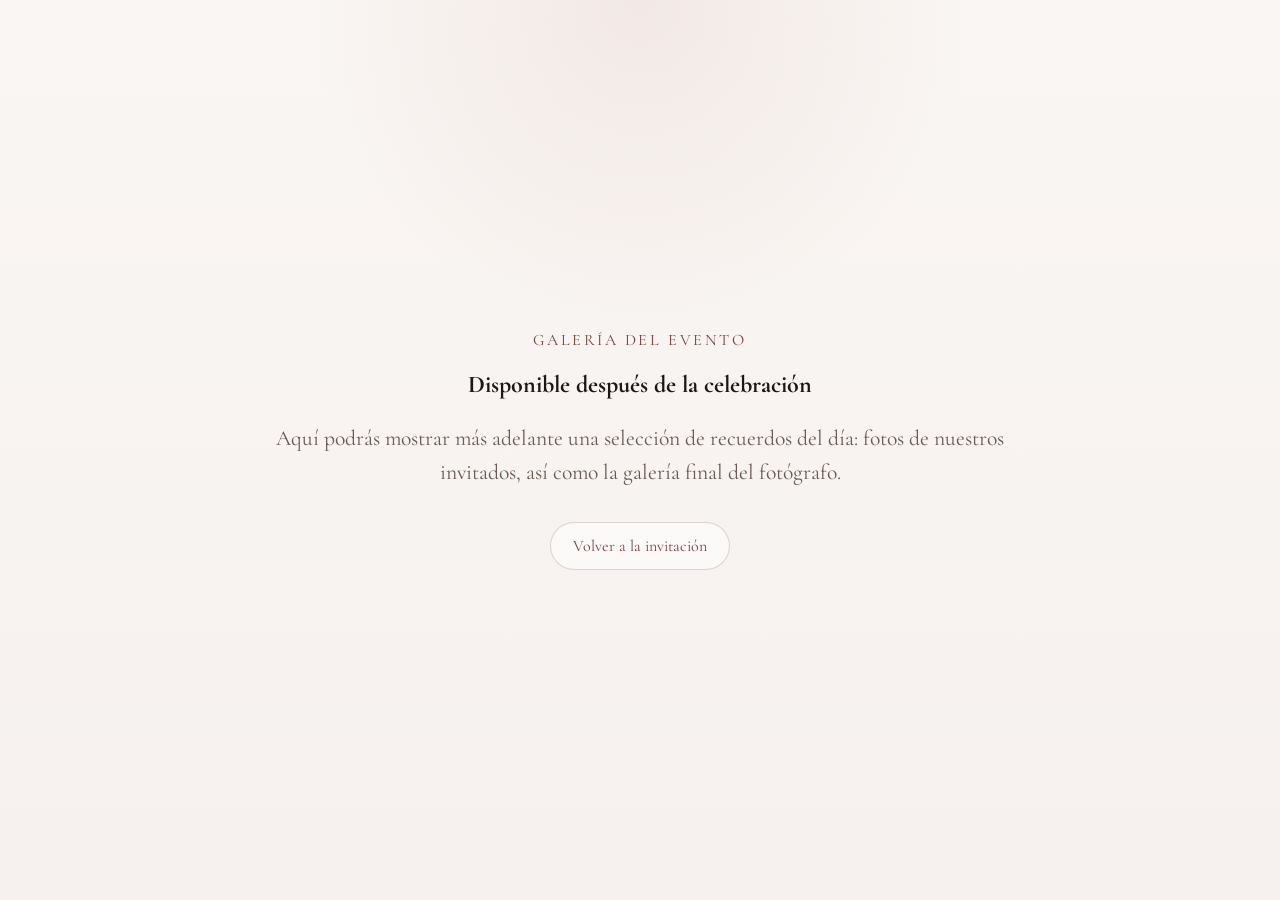
<file: galeria-evento.html>
<!DOCTYPE html>
<html lang="es">
<head>
  <meta charset="UTF-8">
  <meta name="viewport" content="width=device-width, initial-scale=1.0">
  <meta name="description" content="Galería del evento de Dafne y Armando.">
  <title>Galería del evento | Dafne & Armando</title>

  <link rel="preconnect" href="https://fonts.googleapis.com">
  <link rel="preconnect" href="https://fonts.gstatic.com" crossorigin>
  <link href="https://fonts.googleapis.com/css2?family=Cormorant+Garamond:wght@400;500;600;700&family=Great+Vibes&display=swap" rel="stylesheet">

  <link rel="stylesheet" href="styles.css">
</head>
<body>
  <main class="gallery-page">
    <section class="gallery-placeholder section">
      <p class="eyebrow">Galería del evento</p>
      <h1>Disponible después de la celebración</h1>
      <p class="gallery-placeholder__copy">
        Aquí podrás mostrar más adelante una selección de recuerdos del día: fotos de nuestros invitados,
        así como la galería final del fotógrafo.
      </p>
      <div class="gallery-placeholder__actions">
        <a href="index.html#compartir" class="button button--ghost">Volver a la invitación</a>
      </div>
    </section>
  </main>
</body>
</html>
</file>
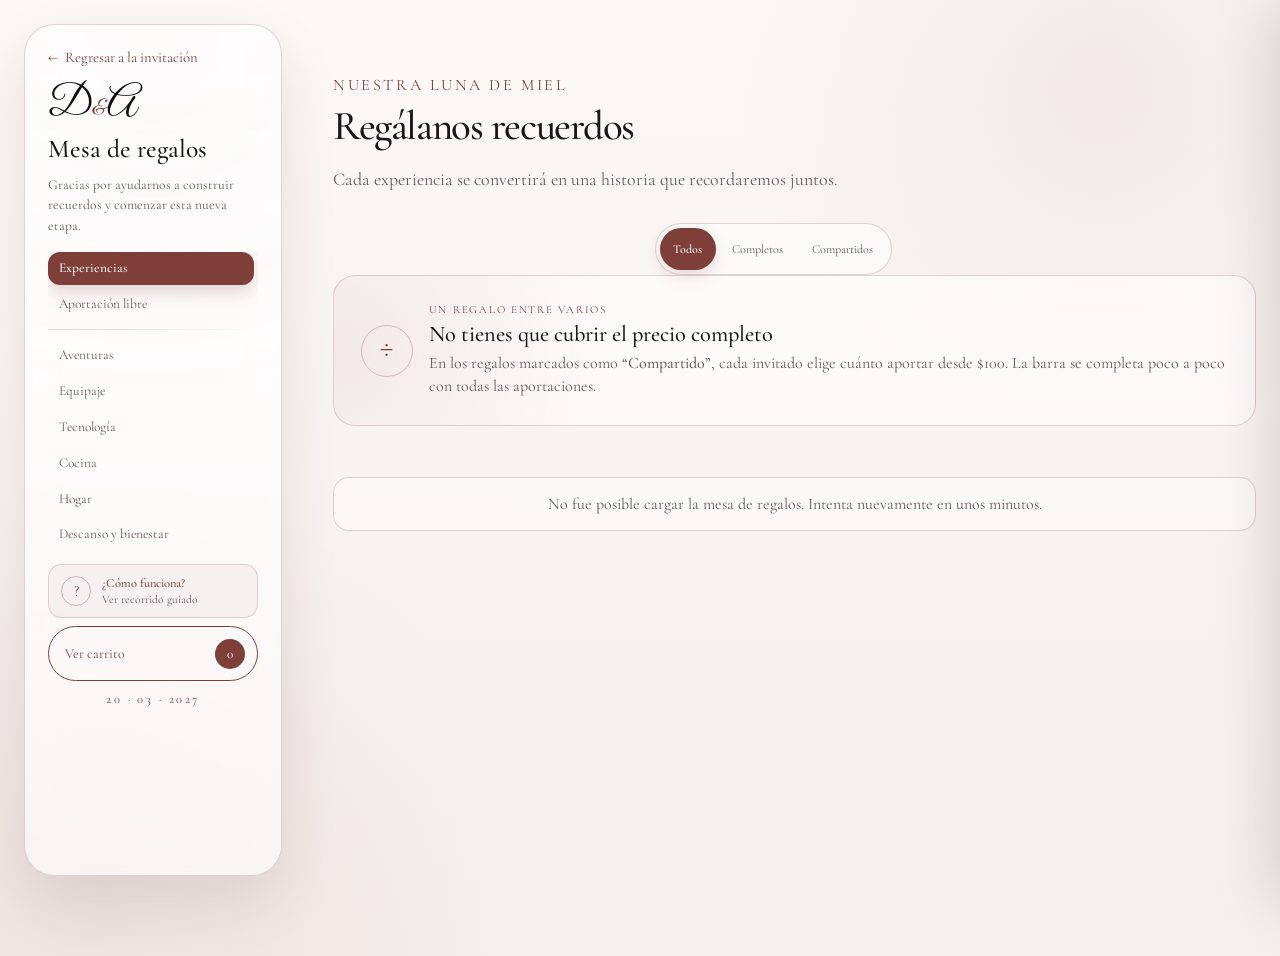
<file: regalos.html>
<!DOCTYPE html>
<html lang="es">
<head>
  <meta charset="UTF-8">
  <meta name="viewport" content="width=device-width, initial-scale=1.0">
  <meta
    name="description"
    content="Mesa de regalos y experiencias de Dafne y Armando."
  >

  <title>Mesa de regalos | Dafne y Armando</title>

  <link rel="preconnect" href="https://fonts.googleapis.com">
  <link rel="preconnect" href="https://fonts.gstatic.com" crossorigin>
  <link href="https://fonts.googleapis.com/css2?family=Cormorant+Garamond:wght@400;500;600&family=Great+Vibes&display=swap" rel="stylesheet">

  <link rel="stylesheet" href="styles.css">
  <link rel="stylesheet" href="regalos.css?v=20261107-5">
</head>

<body class="registry-page">
  <div class="registry-layout">
    <aside class="registry-sidebar" aria-label="Navegación de la mesa de regalos">
      <a
        class="registry-sidebar__back"
        id="backToInvitation"
        href="index.html?vista=interior#inicio"
      >
        <span aria-hidden="true">←</span>
        Regresar a la invitación
      </a>

      <div class="registry-brand">
        <div class="registry-brand__monogram" aria-label="Dafne y Armando">
          <span class="registry-brand__letter">D</span>
          <span class="registry-brand__ampersand">&amp;</span>
          <span class="registry-brand__letter">A</span>
        </div>
        <h1>Mesa de regalos</h1>
        <p>
          Gracias por ayudarnos a construir recuerdos y comenzar esta nueva etapa.
        </p>
      </div>

      <nav class="registry-nav" id="registryNavigation" aria-label="Categorías">
        <button class="registry-nav__item is-active" type="button" data-view="experiencias" aria-pressed="true">
          <span>Experiencias</span>
          <small data-view-count="experiencias"></small>
        </button>

        <button class="registry-nav__item" type="button" data-view="libre" aria-pressed="false">
          <span>Aportación libre</span>
          <small data-view-count="libre"></small>
        </button>

        <span class="registry-nav__divider" aria-hidden="true"></span>

        <button class="registry-nav__item" type="button" data-view="aventuras" aria-pressed="false">
          <span>Aventuras</span>
          <small data-view-count="aventuras"></small>
        </button>

        <button class="registry-nav__item" type="button" data-view="equipaje" aria-pressed="false">
          <span>Equipaje</span>
          <small data-view-count="equipaje"></small>
        </button>

        <button class="registry-nav__item" type="button" data-view="tecnologia" aria-pressed="false">
          <span>Tecnología</span>
          <small data-view-count="tecnologia"></small>
        </button>

        <button class="registry-nav__item" type="button" data-view="cocina" aria-pressed="false">
          <span>Cocina</span>
          <small data-view-count="cocina"></small>
        </button>

        <button class="registry-nav__item" type="button" data-view="hogar" aria-pressed="false">
          <span>Hogar</span>
          <small data-view-count="hogar"></small>
        </button>

        <button class="registry-nav__item" type="button" data-view="bienestar" aria-pressed="false">
          <span>Descanso y bienestar</span>
          <small data-view-count="bienestar"></small>
        </button>
      </nav>

      <button class="registry-tour-launcher" id="startTourButton" type="button">
        <span class="registry-tour-launcher__icon" aria-hidden="true">?</span>
        <span>
          <strong>¿Cómo funciona?</strong>
          <small>Ver recorrido guiado</small>
        </span>
      </button>

      <button class="registry-cart-button" id="openCartButton" type="button">
        <span>Ver carrito</span>
        <span class="registry-cart-button__count" id="cartCount" aria-label="0 artículos">0</span>
      </button>

      <p class="registry-sidebar__date">20 · 03 · 2027</p>
    </aside>

    <main class="registry-main">
      <header class="registry-hero">
        <p class="eyebrow" id="viewEyebrow">Nuestra luna de miel</p>
        <h2 id="viewTitle">Regálanos recuerdos</h2>
        <p class="registry-hero__description" id="viewDescription">
          Cada experiencia se convertirá en una historia que recordaremos juntos.
        </p>

        <div class="registry-toolbar" id="catalogToolbar">
          <div class="registry-mode-filters" id="modeFilters" aria-label="Filtrar por modalidad">
            <button class="is-active" type="button" data-mode="all" aria-pressed="true">Todos</button>
            <button type="button" data-mode="Completo" aria-pressed="false">Completos</button>
            <button type="button" data-mode="Colaborativo" aria-pressed="false">Compartidos</button>
          </div>
        </div>
      </header>

      <aside class="registry-shared-explainer" id="sharedGiftNotice">
        <span class="registry-shared-explainer__mark" aria-hidden="true">÷</span>
        <div>
          <p class="eyebrow">Un regalo entre varios</p>
          <h3>No tienes que cubrir el precio completo</h3>
          <p>
            En los regalos marcados como <strong>“Compartido”</strong>, cada invitado elige
            cuánto aportar desde $100. La barra se completa poco a poco con todas las aportaciones.
          </p>
        </div>
      </aside>

      <p class="registry-status" id="giftCatalogStatus" role="status">
        Preparando nuestra mesa de regalos…
      </p>

      <section class="registry-results" id="giftCatalog" aria-live="polite"></section>
    </main>
  </div>

  <div class="registry-cart-backdrop" id="cartBackdrop" hidden></div>

  <aside
    class="registry-cart"
    id="cartDrawer"
    aria-labelledby="cartTitle"
    aria-hidden="true"
  >
    <div class="registry-cart__header">
      <div>
        <p class="eyebrow">Tu selección</p>
        <h2 id="cartTitle">Carrito de regalos</h2>
      </div>

      <button class="registry-icon-button" id="closeCartButton" type="button" aria-label="Cerrar carrito">
        ×
      </button>
    </div>

    <div class="registry-cart__items" id="cartItems"></div>

    <div class="registry-cart__footer">
      <div class="registry-cart__dedication">
        <label for="guestName">¿De parte de quién?</label>
        <input
          id="guestName"
          name="guestName"
          type="text"
          maxlength="100"
          autocomplete="name"
          placeholder="Tu nombre o el de tu familia"
          required
        >

        <label for="dedication">Mensaje para Dafne y Armando <span>(opcional)</span></label>
        <textarea
          id="dedication"
          name="dedication"
          maxlength="500"
          rows="3"
          placeholder="Escribe unas palabras para acompañar tu regalo"
        ></textarea>
      </div>

      <div class="registry-cart__total">
        <span>Total</span>
        <strong id="cartTotal">$0 MXN</strong>
      </div>

      <button class="registry-checkout-button" id="checkoutButton" type="button" disabled>
        Continuar con Mercado Pago
      </button>

      <p class="registry-checkout-error" id="checkoutError" role="alert" hidden></p>

      <p>
        El pago se procesará de forma segura mediante Mercado Pago.
      </p>
    </div>
  </aside>

  <div class="registry-payment-result" id="paymentResult" hidden>
    <div class="registry-payment-result__backdrop" aria-hidden="true"></div>

    <section
      class="registry-payment-result__card"
      id="paymentResultCard"
      role="dialog"
      aria-modal="true"
      aria-labelledby="paymentResultTitle"
      aria-describedby="paymentResultMessage"
      tabindex="-1"
    >
      <button
        class="registry-payment-result__close"
        id="closePaymentResult"
        type="button"
        aria-label="Cerrar mensaje"
      >
        ×
      </button>

      <div class="registry-payment-result__icon" id="paymentResultIcon" aria-hidden="true">…</div>
      <p class="eyebrow" id="paymentResultEyebrow">Verificando tu regalo</p>
      <h2 id="paymentResultTitle">Un momento, por favor</h2>
      <p id="paymentResultMessage">
        Estamos consultando el estado real del pago con nuestra mesa de regalos.
      </p>
      <p class="registry-payment-result__summary" id="paymentResultSummary" hidden></p>

      <button
        class="registry-payment-result__continue"
        id="continueAfterPayment"
        type="button"
      >
        Seguir viendo regalos
      </button>
    </section>
  </div>

  <div class="registry-tour" id="registryTour" hidden>
    <div class="registry-tour__shade" aria-hidden="true"></div>
    <div class="registry-tour__focus" id="tourFocus" aria-hidden="true"></div>

    <section
      class="registry-tour__card"
      id="tourCard"
      role="dialog"
      aria-modal="true"
      aria-labelledby="tourTitle"
      aria-describedby="tourText"
      tabindex="-1"
    >
      <div class="registry-tour__step" id="tourStep">1 de 5</div>
      <p class="eyebrow" id="tourEyebrow">Bienvenidos</p>
      <h2 id="tourTitle">Una mesa, tres formas de regalar</h2>
      <p id="tourText"></p>

      <div class="registry-tour__legend" id="tourLegend" aria-label="Tipos de regalo">
        <span><i class="registry-tour__dot registry-tour__dot--complete"></i>Completo</span>
        <span><i class="registry-tour__dot registry-tour__dot--cooperative"></i>Compartido</span>
        <span><i class="registry-tour__dot registry-tour__dot--free"></i>Libre</span>
      </div>

      <div class="registry-tour__actions">
        <button class="registry-tour__skip" id="skipTourButton" type="button">Omitir recorrido</button>
        <div>
          <button class="registry-tour__back" id="previousTourButton" type="button">Atrás</button>
          <button class="registry-tour__next" id="nextTourButton" type="button">Siguiente</button>
        </div>
      </div>
    </section>
  </div>

  <div class="registry-toast" id="registryToast" role="status" aria-live="polite" hidden></div>

  <noscript>
    <p class="registry-noscript">
      Activa JavaScript para consultar y seleccionar los regalos.
    </p>
  </noscript>

  <script src="regalos.js?v=20261108-6"></script>
</body>
</html>
</file>
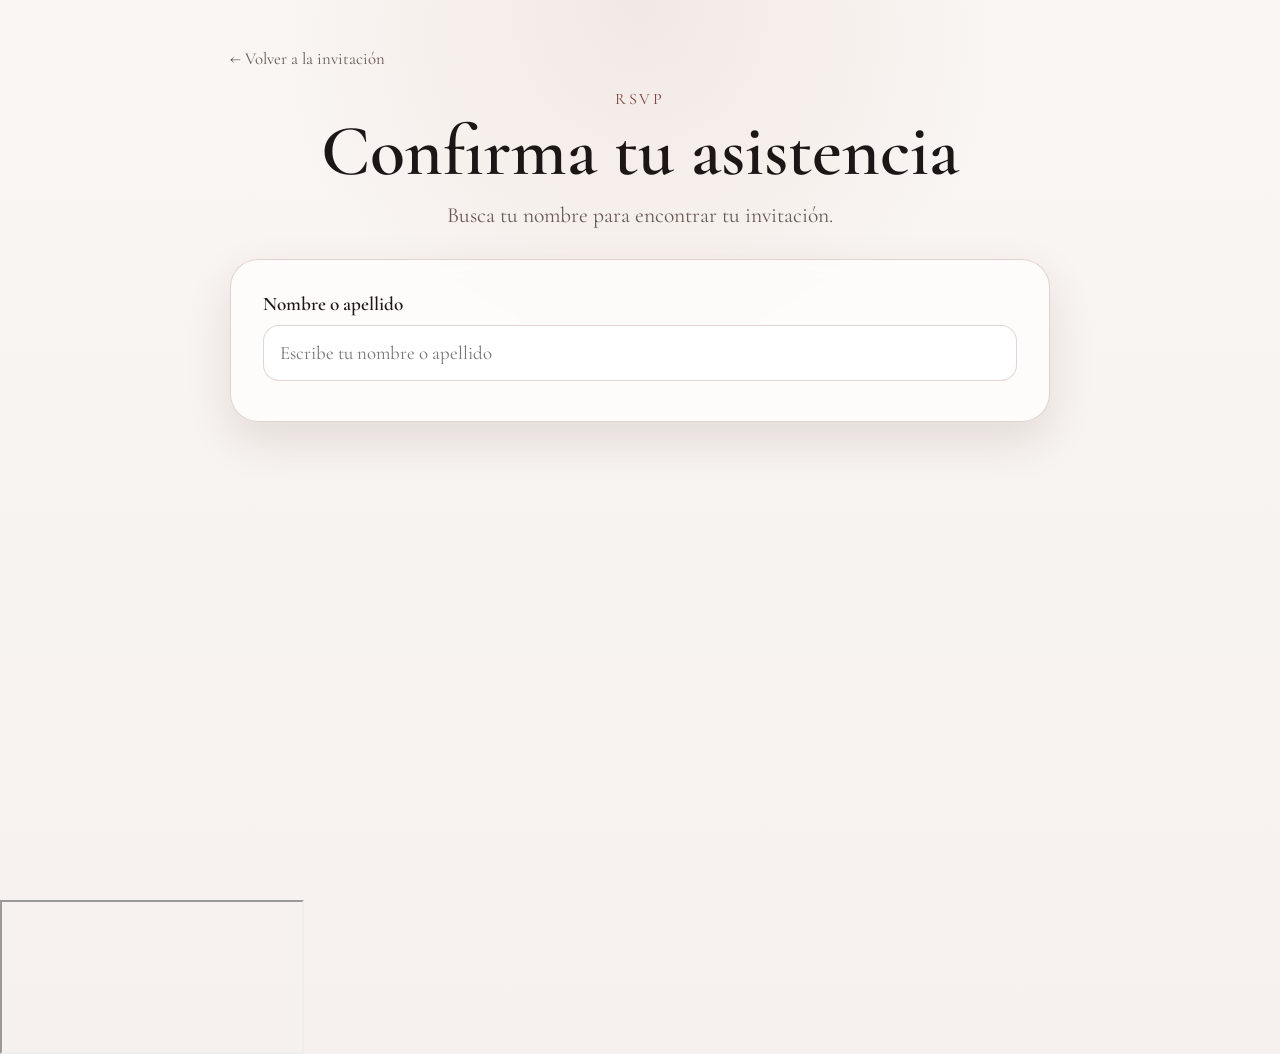
<file: rsvp.html>
<!DOCTYPE html>
<html lang="es">
<head>
  <meta charset="UTF-8">
  <meta name="viewport" content="width=device-width, initial-scale=1.0">
  <meta name="description" content="Confirmación de asistencia para la boda de Dafne y Armando.">
  <title>RSVP | Dafne & Armando</title>

  <link rel="preconnect" href="https://fonts.googleapis.com">
  <link rel="preconnect" href="https://fonts.gstatic.com" crossorigin>
  <link href="https://fonts.googleapis.com/css2?family=Cormorant+Garamond:wght@400;500;600;700&family=Great+Vibes&display=swap" rel="stylesheet">

  <!-- Reutiliza el estilo base de tu sitio -->
  <link rel="stylesheet" href="styles.css">

  <style>
    .rsvp-page {
      min-height: 100vh;
      padding: clamp(1.25rem, 4vw, 3rem) 1rem 3rem;
    }

    .rsvp-shell {
      width: min(100%, 820px);
      margin: 0 auto;
    }

    .rsvp-back {
      display: inline-flex;
      align-items: center;
      gap: .45rem;
      margin-bottom: 1.25rem;
      color: var(--muted);
      font-size: 1.05rem;
    }

    .rsvp-back:hover {
      color: var(--accent);
    }

    .rsvp-heading {
      text-align: center;
      margin: 0 auto 1.75rem;
    }

    .rsvp-heading .eyebrow {
      margin-bottom: .45rem;
    }

    .rsvp-heading h1 {
      margin: 0;
      font-size: clamp(2.6rem, 7vw, 4.5rem);
      line-height: .98;
      font-weight: 600;
    }

    .rsvp-heading p:last-child {
      max-width: 590px;
      margin: .8rem auto 0;
      color: var(--muted);
      font-size: clamp(1.15rem, 2.5vw, 1.35rem);
      line-height: 1.45;
    }

    .rsvp-panel {
      padding: clamp(1.25rem, 4vw, 2rem);
      border: 1px solid var(--border);
      border-radius: var(--radius);
      background: var(--card);
      box-shadow: var(--shadow);
      backdrop-filter: blur(8px);
    }

    .rsvp-label {
      display: block;
      margin-bottom: .55rem;
      font-size: 1.2rem;
      font-weight: 600;
    }

    .rsvp-input,
    .rsvp-select {
      width: 100%;
      min-height: 56px;
      padding: .85rem 1rem;
      border: 1px solid var(--border);
      border-radius: 16px;
      background: rgba(255,255,255,.82);
      color: var(--text);
      font: inherit;
      font-size: 1.18rem;
      outline: none;
    }

    .rsvp-input:focus,
    .rsvp-select:focus {
      border-color: var(--accent);
      box-shadow: 0 0 0 3px rgba(127,63,57,.08);
    }

    .rsvp-results {
      margin-top: .55rem;
      overflow: hidden;
      border-radius: 16px;
    }

    .rsvp-result {
      width: 100%;
      padding: .9rem 1rem;
      border: 1px solid var(--border);
      border-bottom: 0;
      background: rgba(255,255,255,.92);
      color: var(--text);
      text-align: left;
      font: inherit;
      font-size: 1.13rem;
      cursor: pointer;
    }

    .rsvp-result:first-child {
      border-radius: 16px 16px 0 0;
    }

    .rsvp-result:last-child {
      border-bottom: 1px solid var(--border);
      border-radius: 0 0 16px 16px;
    }

    .rsvp-result:only-child {
      border: 1px solid var(--border);
      border-radius: 16px;
    }

    .rsvp-result:hover,
    .rsvp-result:focus-visible {
      background: var(--bg-soft);
    }

    .rsvp-form-area {
      margin-top: 1.65rem;
    }

    .rsvp-form-heading {
      text-align: center;
      margin-bottom: 1.15rem;
    }

    .rsvp-form-heading h2 {
      margin: 0;
      font-size: clamp(2rem, 5vw, 3rem);
      line-height: 1;
    }

    .rsvp-form-heading p {
      margin: .65rem auto 0;
      color: var(--muted);
      font-size: 1.12rem;
      line-height: 1.45;
    }

    .guest-card {
      margin-bottom: 1rem;
      padding: clamp(1.2rem, 4vw, 1.65rem);
      border: 1px solid var(--border);
      border-radius: 22px;
      background: rgba(255,255,255,.56);
      box-shadow: 0 12px 28px rgba(66,38,34,.07);
    }

    .guest-name {
      margin: 0 0 .9rem;
      font-size: clamp(1.4rem, 4vw, 1.7rem);
      font-weight: 600;
      line-height: 1.15;
    }

    .saved-state {
      display: inline-block;
      margin: 0 0 .9rem;
      padding: .35rem .7rem;
      border-radius: 999px;
      background: rgba(127,63,57,.08);
      color: var(--accent);
      font-size: 1rem;
    }

    .question {
      margin-top: .75rem;
      font-size: 1.15rem;
    }

    .choice-row {
      display: grid;
      grid-template-columns: repeat(2, minmax(0, 1fr));
      gap: .7rem;
      margin-top: .7rem;
    }

    .choice {
      position: relative;
    }

    .choice input {
      position: absolute;
      opacity: 0;
      pointer-events: none;
    }

    .choice span {
      min-height: 52px;
      display: flex;
      align-items: center;
      justify-content: center;
      padding: .7rem 1rem;
      border: 1px solid var(--border);
      border-radius: 999px;
      background: rgba(255,255,255,.56);
      font-size: 1.12rem;
      font-weight: 600;
      cursor: pointer;
      transition: background .2s ease, border-color .2s ease, color .2s ease;
    }

    .choice input:checked + span {
      background: var(--accent);
      border-color: var(--accent);
      color: #fff;
    }

    .choice input:focus-visible + span {
      outline: 2px solid rgba(127,63,57,.45);
      outline-offset: 3px;
    }

    .extras {
      display: none;
      margin-top: 1.15rem;
      padding-top: 1.15rem;
      border-top: 1px solid var(--border);
    }

    .extra-block + .extra-block {
      margin-top: 1.15rem;
    }

    .extra-label {
      display: block;
      margin-bottom: .55rem;
      font-size: 1.12rem;
      font-weight: 600;
    }

    .companion-name {
      display: none;
      margin-top: .9rem;
    }

    .child-card {
      margin-top: .8rem;
      padding: 1rem;
      border: 1px solid rgba(127,63,57,.14);
      border-radius: 16px;
      background: rgba(255,255,255,.48);
    }

    .child-card strong {
      display: block;
      margin-bottom: .55rem;
      color: var(--accent);
    }

    .child-card .rsvp-input + .rsvp-input {
      margin-top: .55rem;
    }

    .rsvp-save {
      width: 100%;
      min-height: 56px;
      margin-top: 1.25rem;
      border: 1px solid var(--accent);
      border-radius: 999px;
      background: var(--accent);
      color: #fff;
      font: inherit;
      font-size: 1.2rem;
      font-weight: 600;
      cursor: pointer;
      transition: transform .2s ease, filter .2s ease;
    }

    .rsvp-save:hover {
      transform: translateY(-2px);
      filter: brightness(.96);
    }

    .rsvp-save:disabled {
      opacity: .55;
      cursor: wait;
      transform: none;
    }

    .rsvp-message {
      margin-top: .8rem;
      color: var(--muted);
      font-size: 1.05rem;
    }

    .rsvp-error {
      margin-top: .8rem;
      color: #8b2424;
      font-size: 1.05rem;
    }

    .thank-you {
      min-height: calc(100vh - 6rem);
      display: grid;
      place-items: center;
      text-align: center;
    }

    .thank-you__card {
      width: min(100%, 680px);
      padding: clamp(2rem, 7vw, 4rem);
      border: 1px solid var(--border);
      border-radius: var(--radius);
      background: var(--card);
      box-shadow: var(--shadow);
    }

    .thank-you__names {
      margin: .15rem 0 1.2rem;
      font-family: "Great Vibes", cursive;
      font-size: clamp(3.4rem, 12vw, 5.5rem);
      line-height: .9;
      font-weight: 400;
    }

    .thank-you__names span {
      color: var(--accent);
      font-size: .55em;
    }

    .thank-you h1 {
      margin: 0 0 .8rem;
      font-size: clamp(2.2rem, 7vw, 3.4rem);
      line-height: 1;
    }

    .thank-you__copy {
      max-width: 520px;
      margin: 0 auto 1.5rem;
      color: var(--muted);
      font-size: 1.25rem;
      line-height: 1.5;
    }

    .thank-you__note {
      margin: 1rem 0 0;
      color: var(--muted);
      font-size: 1rem;
      opacity: .8;
    }

    .is-hidden {
      display: none !important;
    }

    @media (max-width: 640px) {
      .rsvp-page {
        padding: 1rem .75rem 2rem;
      }

      .rsvp-shell {
        width: 100%;
      }

      .rsvp-back {
        margin-bottom: .9rem;
        font-size: 1.1rem;
      }

      .rsvp-heading {
        margin-bottom: 1.25rem;
      }

      .rsvp-heading h1 {
        font-size: 3rem;
      }

      .rsvp-heading p:last-child {
        font-size: 1.25rem;
        line-height: 1.35;
      }

      .rsvp-panel {
        padding: 1.15rem;
        border-radius: 22px;
      }

      .rsvp-label {
        font-size: 1.25rem;
      }

      .rsvp-input,
      .rsvp-select {
        min-height: 58px;
        font-size: 18px; /* evita zoom y mejora lectura */
      }

      .rsvp-result {
        padding: 1rem;
        font-size: 1.2rem;
      }

      .rsvp-form-heading h2 {
        font-size: 2.35rem;
      }

      .rsvp-form-heading p {
        font-size: 1.18rem;
      }

      .guest-card {
        padding: 1.15rem;
        border-radius: 18px;
      }

      .guest-name {
        font-size: 1.55rem;
      }

      .question,
      .extra-label {
        font-size: 1.2rem;
      }

      .choice span {
        min-height: 56px;
        font-size: 1.2rem;
      }

      .rsvp-save {
        min-height: 60px;
        font-size: 1.3rem;
      }

      .thank-you {
        min-height: calc(100vh - 3rem);
      }

      .thank-you__card {
        padding: 2.25rem 1.25rem;
        border-radius: 22px;
      }

      .thank-you__copy {
        font-size: 1.2rem;
      }
    }
  </style>
</head>

<body>
  <main class="rsvp-page" id="app">
    <div class="rsvp-shell">
      <a href="./" class="rsvp-back">← Volver a la invitación</a>

      <header class="rsvp-heading">
        <p class="eyebrow">RSVP</p>
        <h1>Confirma tu asistencia</h1>
        <p>Busca tu nombre para encontrar tu invitación.</p>
      </header>

      <section class="rsvp-panel" id="searchPanel">
        <label class="rsvp-label" for="searchInput">Nombre o apellido</label>
        <input
          class="rsvp-input"
          type="text"
          id="searchInput"
          placeholder="Escribe tu nombre o apellido"
          autocomplete="off"
        >
        <div class="rsvp-results" id="results"></div>
      </section>

      <section class="rsvp-form-area" id="invitationArea"></section>

      <button class="rsvp-save is-hidden" id="saveButton" type="button">
        Guardar confirmación
      </button>

      <div id="statusMessage"></div>
    </div>
  </main>

  <!-- El POST se manda aquí; Apps Script nunca se muestra al invitado -->
  <iframe name="rsvpPostTarget" id="rsvpPostTarget" hidden></iframe>

  <script>
    // ==========================================================
    // IMPORTANTE:
    // Pega aquí la URL /exec de tu implementación de Apps Script
    // ==========================================================
    const API_URL = 'https://script.google.com/macros/s/AKfycbxWnOK8CQowjPKUAiQBeKKLCfz2Yi_8CqO7iZIzttr0G7lRJXsbEFMLkxEugyj7SeOS/exec';

    const HOME_URL = './';

    let searchTimer;
    let searchVersion = 0;
    let invitationData = null;

    const searchInput = document.getElementById('searchInput');
    const results = document.getElementById('results');
    const invitationArea = document.getElementById('invitationArea');
    const saveButton = document.getElementById('saveButton');
    const statusMessage = document.getElementById('statusMessage');
    const app = document.getElementById('app');

    searchInput.addEventListener('input', () => {
      clearTimeout(searchTimer);

      const query = searchInput.value.trim();
      const thisSearch = ++searchVersion;

      results.innerHTML = '';
      invitationArea.innerHTML = '';
      statusMessage.innerHTML = '';
      saveButton.classList.add('is-hidden');
      invitationData = null;

      if (query.length < 3) return;

      results.innerHTML = '<div class="rsvp-message">Buscando…</div>';

      searchTimer = setTimeout(async () => {
        try {
          const response = await jsonp({
            action: 'buscar',
            q: query
          });

          if (thisSearch !== searchVersion) return;

          renderSearchResults(response.resultados || []);
        } catch (error) {
          if (thisSearch !== searchVersion) return;
          showSearchError(error);
        }
      }, 350);
    });

    function renderSearchResults(people) {
      results.innerHTML = '';

      if (!people.length) {
        results.innerHTML =
          '<div class="rsvp-message">No encontramos coincidencias.</div>';
        return;
      }

      people.forEach(person => {
        const button = document.createElement('button');
        button.type = 'button';
        button.className = 'rsvp-result';
        button.textContent = person.nombre;

        button.addEventListener('click', () => loadInvitation(person));

        results.appendChild(button);
      });
    }

    async function loadInvitation(person) {
      searchInput.value = person.nombre;
      results.innerHTML = '';
      invitationArea.innerHTML =
        '<div class="rsvp-message">Buscando tu invitación…</div>';
      saveButton.classList.add('is-hidden');
      statusMessage.innerHTML = '';

      try {
        const response = await jsonp({
          action: 'invitacion',
          id: person.id
        });

        invitationData = response.invitacion;
        renderInvitation(invitationData);
      } catch (error) {
        invitationArea.innerHTML =
          '<div class="rsvp-error">' + escapeHtml(error.message) + '</div>';
      }
    }

    function renderInvitation(data) {
      invitationArea.innerHTML = '';

      const heading = document.createElement('div');
      heading.className = 'rsvp-form-heading';
      heading.innerHTML = `
        <h2>Confirma la asistencia</h2>
        <p>Puedes responder por una o varias personas de tu invitación.</p>
      `;
      invitationArea.appendChild(heading);

      data.integrantes.forEach(person => {
        const card = createGuestCard(person);

        // Primero insertamos la tarjeta en el DOM.
        invitationArea.appendChild(card);

        // Después restauramos una confirmación existente.
        // Así document.getElementById / querySelector sí pueden
        // encontrar los campos de acompañante y niños.
        loadExistingConfirmation(card, person);
      });

      saveButton.classList.remove('is-hidden');
    }

    function createGuestCard(person) {
      const card = document.createElement('article');
      card.className = 'guest-card';
      card.dataset.id = person.id;

      const name = document.createElement('h3');
      name.className = 'guest-name';
      name.textContent = person.nombre;
      card.appendChild(name);

      if (person.confirmacion) {
        const state = document.createElement('div');
        state.className = 'saved-state';
        state.textContent = 'Tu respuesta actual está guardada';
        card.appendChild(state);
      }

      const question = document.createElement('div');
      question.className = 'question';
      question.innerHTML = '<strong>¿Asistirás?</strong>';
      card.appendChild(question);

      const attendanceChoices = createChoiceRow(
        'asiste_' + person.id,
        [
          { value: '1', label: 'Sí' },
          { value: '0', label: 'No' }
        ]
      );
      card.appendChild(attendanceChoices);

      const extras = document.createElement('div');
      extras.className = 'extras';
      extras.id = 'extras_' + person.id;

      if (person.acompanante) {
        const companionBlock = document.createElement('div');
        companionBlock.className = 'extra-block';

        const companionQuestion = document.createElement('div');
        companionQuestion.className = 'extra-label';
        companionQuestion.textContent = '¿Llevarás acompañante?';
        companionBlock.appendChild(companionQuestion);

        companionBlock.appendChild(
          createChoiceRow(
            'acompanante_' + person.id,
            [
              { value: '1', label: 'Sí' },
              { value: '0', label: 'No' }
            ]
          )
        );

        const companionName = document.createElement('div');
        companionName.className = 'companion-name';
        companionName.id = 'companionName_' + person.id;
        companionName.innerHTML = `
          <label class="extra-label" for="companionInput_${escapeAttr(person.id)}">
            Nombre completo del acompañante
          </label>
          <input
            class="rsvp-input"
            type="text"
            id="companionInput_${escapeAttr(person.id)}"
            autocomplete="off"
          >
        `;
        companionBlock.appendChild(companionName);
        extras.appendChild(companionBlock);
      }

      if (person.ninos && person.maxNinos > 0) {
        const childrenBlock = document.createElement('div');
        childrenBlock.className = 'extra-block';

        const childrenLabel = document.createElement('label');
        childrenLabel.className = 'extra-label';
        childrenLabel.setAttribute('for', 'children_' + person.id);
        childrenLabel.textContent = '¿Cuántos menores de 12 años asistirán?';
        childrenBlock.appendChild(childrenLabel);

        const select = document.createElement('select');
        select.className = 'rsvp-select';
        select.id = 'children_' + person.id;

        for (let i = 0; i <= person.maxNinos; i++) {
          const option = document.createElement('option');
          option.value = i;
          option.textContent = i;
          select.appendChild(option);
        }

        childrenBlock.appendChild(select);

        const details = document.createElement('div');
        details.id = 'childrenDetails_' + person.id;
        childrenBlock.appendChild(details);

        select.addEventListener('change', () => {
          renderChildren(
            person.id,
            Number(select.value),
            []
          );
        });

        extras.appendChild(childrenBlock);
      }

      card.appendChild(extras);

      card
        .querySelectorAll('input[name="asiste_' + CSS.escape(person.id) + '"]')
        .forEach(radio => {
          radio.addEventListener('change', () => {
            updateExtras(person.id, radio.value === '1');
          });
        });

      if (person.acompanante) {
        card
          .querySelectorAll('input[name="acompanante_' + CSS.escape(person.id) + '"]')
          .forEach(radio => {
            radio.addEventListener('change', () => {
              const field = document.getElementById('companionName_' + person.id);
              field.style.display = radio.value === '1' ? 'block' : 'none';
            });
          });
      }

      return card;
    }

    function createChoiceRow(name, options) {
      const row = document.createElement('div');
      row.className = 'choice-row';

      options.forEach(option => {
        const label = document.createElement('label');
        label.className = 'choice';

        const input = document.createElement('input');
        input.type = 'radio';
        input.name = name;
        input.value = option.value;

        const span = document.createElement('span');
        span.textContent = option.label;

        label.appendChild(input);
        label.appendChild(span);
        row.appendChild(label);
      });

      return row;
    }

    function loadExistingConfirmation(card, person) {
      if (!person.confirmacion) return;

      const attendanceValue = person.confirmacion.asiste ? '1' : '0';
      const attendanceRadio = card.querySelector(
        'input[name="asiste_' + CSS.escape(person.id) + '"][value="' +
        attendanceValue + '"]'
      );

      if (attendanceRadio) attendanceRadio.checked = true;

      updateExtras(person.id, person.confirmacion.asiste);

      if (person.confirmacion.asiste && person.acompanante) {
        const companionValue =
          person.confirmacion.llevaAcompanante ? '1' : '0';

        const companionRadio = card.querySelector(
          'input[name="acompanante_' + CSS.escape(person.id) + '"][value="' +
          companionValue + '"]'
        );

        if (companionRadio) companionRadio.checked = true;

        if (person.confirmacion.llevaAcompanante) {
          const wrapper =
            document.getElementById('companionName_' + person.id);
          const input =
            document.getElementById('companionInput_' + person.id);

          wrapper.style.display = 'block';
          input.value = person.confirmacion.nombreAcompanante || '';
        }
      }

      if (person.confirmacion.asiste && person.ninos) {
        const select = document.getElementById('children_' + person.id);

        if (select) {
          select.value = person.confirmacion.numeroNinos || 0;

          renderChildren(
            person.id,
            Number(select.value),
            person.confirmacion.ninosDetalle || []
          );
        }
      }
    }

    function updateExtras(id, attends) {
      const extras = document.getElementById('extras_' + id);
      if (!extras) return;
      extras.style.display = attends ? 'block' : 'none';
    }

    function renderChildren(id, count, existing) {
      const container = document.getElementById('childrenDetails_' + id);
      if (!container) return;

      container.innerHTML = '';

      for (let i = 0; i < count; i++) {
        const values = existing[i] || {};

        const child = document.createElement('div');
        child.className = 'child-card';
        child.innerHTML = `
          <strong>Menor ${i + 1}</strong>
          <input
            class="rsvp-input"
            type="text"
            placeholder="Nombre"
            data-child-name="${escapeAttr(id)}"
            value="${escapeAttr(values.nombre || '')}"
          >
          <input
            class="rsvp-input"
            type="number"
            min="0"
            max="11"
            inputmode="numeric"
            placeholder="Edad"
            data-child-age="${escapeAttr(id)}"
            value="${escapeAttr(values.edad || '')}"
          >
        `;

        container.appendChild(child);
      }
    }

    saveButton.addEventListener('click', saveConfirmations);

    async function saveConfirmations() {
      if (!invitationData) return;

      statusMessage.innerHTML = '';

      const respuestas = [];

      for (const person of invitationData.integrantes) {
        const card = document.querySelector(
          '.guest-card[data-id="' + CSS.escape(person.id) + '"]'
        );

        const attendance = card.querySelector(
          'input[name="asiste_' + CSS.escape(person.id) + '"]:checked'
        );

        // Si no responde por esta persona, no se modifica.
        if (!attendance) continue;

        const attends = attendance.value === '1';

        const response = {
          id: person.id,
          asiste: attends,
          llevaAcompanante: false,
          nombreAcompanante: '',
          numeroNinos: 0,
          ninosDetalle: []
        };

        if (attends && person.acompanante) {
          const companion = card.querySelector(
            'input[name="acompanante_' + CSS.escape(person.id) + '"]:checked'
          );

          if (!companion) {
            alert('Indica si ' + person.nombre + ' llevará acompañante.');
            return;
          }

          response.llevaAcompanante = companion.value === '1';

          if (response.llevaAcompanante) {
            const input = document.getElementById(
              'companionInput_' + person.id
            );

            response.nombreAcompanante = input.value.trim();

            if (!response.nombreAcompanante) {
              alert(
                'Escribe el nombre del acompañante de ' +
                person.nombre +
                '.'
              );
              input.focus();
              return;
            }
          }
        }

        if (attends && person.ninos) {
          const select = document.getElementById('children_' + person.id);

          if (select) {
            response.numeroNinos = Number(select.value) || 0;

            const names = card.querySelectorAll(
              '[data-child-name="' + CSS.escape(person.id) + '"]'
            );
            const ages = card.querySelectorAll(
              '[data-child-age="' + CSS.escape(person.id) + '"]'
            );

            for (let i = 0; i < response.numeroNinos; i++) {
              response.ninosDetalle.push({
                nombre: names[i] ? names[i].value.trim() : '',
                edad: ages[i] ? ages[i].value : ''
              });
            }
          }
        }

        respuestas.push(response);
      }

      if (!respuestas.length) {
        alert('Selecciona Sí o No para al menos una persona.');
        return;
      }

      saveButton.disabled = true;
      saveButton.textContent = 'Guardando…';
      statusMessage.innerHTML =
        '<div class="rsvp-message">Registrando tu confirmación…</div>';

      const requestId = makeRequestId();

      const payload = {
        requestId,
        token: invitationData.token,
        respondidoPorId: invitationData.seleccionado,
        respuestas
      };

      try {
        submitPost(requestId, payload);
        await waitForReceipt(requestId);
        showThankYou();
      } catch (error) {
        saveButton.disabled = false;
        saveButton.textContent = 'Guardar confirmación';
        statusMessage.innerHTML =
          '<div class="rsvp-error">' + escapeHtml(error.message) + '</div>';
      }
    }

    function submitPost(requestId, payload) {
      if (!API_URL || API_URL.includes('PEGA_AQUI')) {
        throw new Error(
          'Falta configurar la URL de Apps Script dentro de rsvp.html.'
        );
      }

      const form = document.createElement('form');
      form.method = 'POST';
      form.action = API_URL;
      form.target = 'rsvpPostTarget';
      form.style.display = 'none';

      const requestInput = document.createElement('input');
      requestInput.type = 'hidden';
      requestInput.name = 'requestId';
      requestInput.value = requestId;

      const payloadInput = document.createElement('input');
      payloadInput.type = 'hidden';
      payloadInput.name = 'payload';
      payloadInput.value = JSON.stringify(payload);

      form.appendChild(requestInput);
      form.appendChild(payloadInput);
      document.body.appendChild(form);
      form.submit();

      setTimeout(() => form.remove(), 1000);
    }

    async function waitForReceipt(requestId) {
      const started = Date.now();

      while (Date.now() - started < 20000) {
        await sleep(700);

        const response = await jsonp({
          action: 'estado',
          requestId
        });

        if (response.estado === 'guardado') return;

        if (response.estado === 'error') {
          throw new Error(
            response.mensaje ||
            'No pudimos guardar tu confirmación.'
          );
        }
      }

      throw new Error(
        'La confirmación tardó demasiado. Revisa tu conexión e inténtalo nuevamente.'
      );
    }

    function showThankYou() {
      app.innerHTML = `
        <section class="thank-you">
          <div class="thank-you__card">
            <p class="eyebrow">RSVP recibido</p>

            <p class="thank-you__names">
              Dafne <span>&</span> Armando
            </p>

            <h1>Gracias por tu confirmación</h1>

            <p class="thank-you__copy">
              Hemos registrado correctamente tu respuesta.
              Gracias por acompañarnos en este momento tan importante.
            </p>

            <a class="button button--primary" href="${HOME_URL}">
              Volver a la invitación
            </a>

            <p class="thank-you__note">
              Regresando a la invitación en unos segundos…
            </p>
          </div>
        </section>
      `;

      window.scrollTo({ top: 0, behavior: 'smooth' });

      setTimeout(() => {
        window.location.href = HOME_URL;
      }, 4500);
    }

    function jsonp(params) {
      return new Promise((resolve, reject) => {
        if (!API_URL || API_URL.includes('PEGA_AQUI')) {
          reject(
            new Error(
              'Falta configurar la URL de Apps Script dentro de rsvp.html.'
            )
          );
          return;
        }

        const callbackName =
          '__rsvpCallback_' +
          Date.now() +
          '_' +
          Math.random().toString(36).slice(2);

        const script = document.createElement('script');

        const url = new URL(API_URL);
        Object.entries(params).forEach(([key, value]) => {
          url.searchParams.set(key, value);
        });
        url.searchParams.set('callback', callbackName);
        url.searchParams.set('_', Date.now());

        let finished = false;

        const cleanup = () => {
          if (finished) return;
          finished = true;
          delete window[callbackName];
          script.remove();
          clearTimeout(timeout);
        };

        window[callbackName] = data => {
          cleanup();

          if (!data || data.ok === false) {
            reject(
              new Error(
                data && data.mensaje
                  ? data.mensaje
                  : 'No pudimos comunicarnos con el sistema de confirmación.'
              )
            );
            return;
          }

          resolve(data);
        };

        script.onerror = () => {
          cleanup();
          reject(
            new Error(
              'No pudimos comunicarnos con el sistema de confirmación.'
            )
          );
        };

        const timeout = setTimeout(() => {
          cleanup();
          reject(new Error('La conexión tardó demasiado.'));
        }, 15000);

        script.src = url.toString();
        document.head.appendChild(script);
      });
    }

    function showSearchError(error) {
      results.innerHTML =
        '<div class="rsvp-error">' + escapeHtml(error.message) + '</div>';
    }

    function makeRequestId() {
      if (window.crypto && crypto.randomUUID) {
        return crypto.randomUUID();
      }

      return (
        Date.now().toString(36) +
        '_' +
        Math.random().toString(36).slice(2) +
        Math.random().toString(36).slice(2)
      );
    }

    function sleep(ms) {
      return new Promise(resolve => setTimeout(resolve, ms));
    }

    function escapeHtml(value) {
      const div = document.createElement('div');
      div.textContent = String(value || '');
      return div.innerHTML;
    }

    function escapeAttr(value) {
      return String(value || '')
        .replace(/&/g, '&amp;')
        .replace(/"/g, '&quot;')
        .replace(/</g, '&lt;')
        .replace(/>/g, '&gt;');
    }
  </script>
</body>
</html>
</file>
<file: styles.css>
:root {
  --bg: #f6f1ee;
  --bg-soft: #fbf8f6;
  --card: rgba(255, 255, 255, 0.68);
  --text: #1c1716;
  --muted: #675954;
  --accent: #7f3f39;
  --accent-soft: #b88a84;
  --border: rgba(127, 63, 57, 0.22);
  --shadow: 0 18px 45px rgba(66, 38, 34, 0.12);
  --radius: 28px;
  --max-width: 1180px;
}

* {
  box-sizing: border-box;
}

html {
  scroll-behavior: smooth;
}

body {
  margin: 0;
  color: var(--text);
  background:
    radial-gradient(circle at top, rgba(184, 138, 132, 0.12), transparent 30%),
    linear-gradient(180deg, #faf6f3 0%, var(--bg) 100%);
  font-family: "Cormorant Garamond", Georgia, serif;
}

img,
iframe {
  max-width: 100%;
  display: block;
}

button,
a {
  color: inherit;
  font: inherit;
}

a {
  text-decoration: none;
}

.is-hidden {
  display: none;
}

.section {
  width: min(calc(100% - 2rem), var(--max-width));
  margin: 0 auto;
  padding: 5rem 0;
}

.section-heading {
  text-align: center;
  max-width: 740px;
  margin: 0 auto 2.5rem;
}

.section-heading h2 {
  font-size: clamp(2rem, 4vw, 3.5rem);
  font-weight: 600;
  margin: 0.35rem 0 0.8rem;
}

.section-heading p:last-child {
  color: var(--muted);
  font-size: 1.2rem;
}

.eyebrow {
  letter-spacing: 0.16em;
  text-transform: uppercase;
  color: var(--accent);
  font-size: 1rem;
  margin: 0;
}

.button {
  display: inline-flex;
  align-items: center;
  justify-content: center;
  min-height: 48px;
  padding: 0.8rem 1.4rem;
  border-radius: 999px;
  border: 1px solid transparent;
  transition:
    transform 0.25s ease,
    background-color 0.25s ease,
    border-color 0.25s ease,
    filter 0.25s ease;
}

.button:hover {
  transform: translateY(-2px);
  filter: brightness(0.96);
}

.button--primary,
.button--ghost {
  background: var(--accent);
  color: #fff;
  border-color: var(--accent);
}

/* =========================
   PREPORTADA / SOBRE
   ========================= */

.intro {
  min-height: 100vh;
  display: flex;
  align-items: center;
  justify-content: center;
  padding: 2rem;
  position: relative;
  overflow: hidden;
}

.intro::before {
  content: "";
  position: absolute;
  inset: 0;
  pointer-events: none;
  background:
    radial-gradient(circle at 20% 18%, rgba(127, 63, 57, 0.06), transparent 22%),
    radial-gradient(circle at 78% 28%, rgba(127, 63, 57, 0.06), transparent 24%),
    radial-gradient(circle at 50% 86%, rgba(127, 63, 57, 0.05), transparent 24%);
}

.intro__content {
  position: relative;
  z-index: 1;
  width: min(100%, 980px);
  display: flex;
  flex-direction: column;
  align-items: center;
  justify-content: center;
  text-align: center;
}

.intro__eyebrow {
  display: none;
}

.intro__hint {
  margin-top: -0.25rem;
  font-size: 1.28rem;
  font-weight: 500;
  color: var(--accent);
  letter-spacing: 0.08em;
  line-height: 1.3;
}

/* =========================
   ESCENA DEL SOBRE
   ========================= */

.scene {
  width: min(92vw, 820px);
  min-height: 560px;
  display: grid;
  place-items: center;
  position: relative;
  perspective: 1600px;
  margin: 0 auto;
}

.floor-shadow {
  position: absolute;
  width: min(72vw, 620px);
  height: 72px;
  bottom: 112px;
  left: 50%;
  transform: translateX(-50%);
  background: radial-gradient(ellipse, rgba(54, 42, 35, 0.23), transparent 70%);
  filter: blur(8px);
  opacity: 0.7;
  transition: transform 1400ms ease, opacity 1400ms ease;
  pointer-events: none;
}

.scene.is-open .floor-shadow {
  transform: translateX(-50%) translateY(22px) scaleX(1.08);
  opacity: 0.52;
}

.mail-stage {
  width: min(82vw, 620px);
  aspect-ratio: 1.42 / 1;
  position: relative;
  transform-style: preserve-3d;
  transition: transform 1300ms cubic-bezier(.2, .8, .18, 1);
  filter: drop-shadow(0 28px 34px rgba(64, 56, 48, 0.18));
}

.scene.is-open .mail-stage {
  transform: translateY(40px) rotateX(2deg);
}

.invitation-card-stage {
  position: absolute;
  inset: 0;
  z-index: 2;
  pointer-events: none;
  clip-path: inset(-220px 0 0 0 round 10px);
  transform-style: preserve-3d;
}

.scene.is-front .invitation-card-stage,
.scene.is-settled .invitation-card-stage {
  z-index: 12;
}

.invitation-card {
  position: absolute;
  left: 11%;
  width: 78%;
  height: 74%;
  bottom: 4%;
  z-index: 1;
  border-radius: 8px;
  background:
    linear-gradient(180deg, rgba(255, 255, 255, 0.988), rgba(247, 243, 238, 0.988)),
    repeating-linear-gradient(90deg, rgba(160, 150, 135, 0.035) 0 1px, transparent 1px 7px);
  box-shadow:
    0 18px 34px rgba(69, 60, 50, 0.12),
    inset 0 0 0 1px rgba(194, 178, 149, 0.22),
    inset 0 0 0 12px rgba(255, 255, 255, 0.54);
  display: grid;
  place-items: center;
  padding: clamp(24px, 4vw, 36px);
  text-align: center;
  transform: translateY(104%);
  transform-origin: bottom center;
  transition:
    transform 1450ms cubic-bezier(.16, .88, .22, 1) 360ms,
    box-shadow 1200ms ease 360ms;
  overflow: hidden;
}

.scene.is-open .invitation-card {
  transform: translateY(-100%);
  box-shadow:
    0 28px 52px rgba(69, 60, 50, 0.16),
    inset 0 0 0 1px rgba(194, 178, 149, 0.22),
    inset 0 0 0 12px rgba(255, 255, 255, 0.56);
}

.scene.is-open.is-front .invitation-card {
  transform: translateY(-100%) scale(1.02);
  box-shadow:
    0 34px 60px rgba(69, 60, 50, 0.22),
    inset 0 0 0 1px rgba(194, 178, 149, 0.22),
    inset 0 0 0 12px rgba(255, 255, 255, 0.56);
}

.scene.is-open.is-settled .invitation-card {
  transform: translateY(-8%) scale(1.01);
  box-shadow:
    0 22px 38px rgba(69, 60, 50, 0.18),
    inset 0 0 0 1px rgba(194, 178, 149, 0.22),
    inset 0 0 0 12px rgba(255, 255, 255, 0.56);
}

.invitation-card__content {
  opacity: 0;
  transform: translateY(18px);
  transition: opacity 700ms ease 1050ms, transform 700ms ease 1050ms;
}

.scene.is-open .invitation-card__content {
  opacity: 1;
  transform: translateY(0);
}

.invitation-card__eyebrow {
  margin: 0 0 0.75rem;
  font-size: clamp(0.95rem, 1.9vw, 1.3rem);
  letter-spacing: 0.22em;
  text-transform: uppercase;
  font-weight: 600;
  color: #8b7e73;
}

.invitation-card__line {
  margin: 0;
  display: inline-flex;
  align-items: baseline;
  gap: 0.55rem;
  flex-wrap: wrap;
  justify-content: center;
  font-family: "Great Vibes", cursive;
  font-size: clamp(2.7rem, 6.4vw, 4.8rem);
  line-height: 0.95;
}

.invitation-card__name {
  color: #111111;
}

.invitation-card__ampersand {
  color: var(--accent);
  font-size: 0.58em;
}

.invitation-card__date {
  margin: 1rem 0 0;
  font-size: clamp(0.95rem, 2vw, 1.35rem);
  font-weight: 600;
  letter-spacing: 0.16em;
  text-transform: uppercase;
  color: var(--accent);
}

/* =========================
   SOBRE
   ========================= */

.envelope {
  position: absolute;
  inset: 0;
  z-index: 4;
  transform-style: preserve-3d;
}

.back-panel {
  position: absolute;
  inset: 0;
  border-radius: 10px;
  background:
    linear-gradient(145deg, rgba(255, 255, 255, 0.76), rgba(233, 228, 220, 0.72)),
    linear-gradient(180deg, rgba(255, 255, 255, 0.14), transparent 24%);
  box-shadow:
    inset 0 1px 0 rgba(255, 255, 255, 0.82),
    inset 0 -22px 46px rgba(172, 163, 150, 0.10);
  overflow: hidden;
}

.back-panel::before,
.back-panel::after {
  content: "";
  position: absolute;
  inset: 0;
  pointer-events: none;
}

.back-panel::before {
  background:
    linear-gradient(35deg, transparent 49.4%, rgba(150, 140, 128, 0.12) 50%, transparent 50.6%),
    linear-gradient(-35deg, transparent 49.4%, rgba(150, 140, 128, 0.12) 50%, transparent 50.6%);
  opacity: 0.6;
  clip-path: polygon(0 56%, 50% 100%, 100% 56%, 100% 100%, 0 100%);
}

.back-panel::after {
  background:
    radial-gradient(circle at 50% -6%, rgba(255, 255, 255, 0.72), transparent 35%),
    radial-gradient(circle at 50% 112%, rgba(103, 93, 82, 0.10), transparent 52%);
  mix-blend-mode: multiply;
}

.flap {
  position: absolute;
  left: 0;
  top: 0;
  width: 100%;
  height: 56%;
  clip-path: polygon(0 0, 100% 0, 50% 100%);
  transform-origin: top center;
  transform-style: preserve-3d;
  z-index: 8;
  background: linear-gradient(180deg, rgba(255, 255, 255, 0.988), rgba(237, 233, 226, 0.985));
  box-shadow:
    inset 0 1px 0 rgba(255, 255, 255, 0.92),
    0 8px 14px rgba(65, 57, 49, 0.04);
  transition:
    transform 1250ms cubic-bezier(.22, .8, .2, 1) 70ms,
    filter 900ms ease,
    z-index 10ms linear 860ms;
  backface-visibility: hidden;
  overflow: hidden;
}

.flap::before {
  content: "";
  position: absolute;
  inset: 0;
  background:
    radial-gradient(ellipse at 50% -8%, rgba(255, 255, 255, 0.95), transparent 62%),
    linear-gradient(180deg, rgba(0, 0, 0, 0.015), transparent 72%);
  opacity: 0.92;
  pointer-events: none;
}

.scene.is-open .flap {
  transform: rotateX(178deg);
  filter: brightness(0.98);
  z-index: 1;
}

.front {
  position: absolute;
  inset: 0;
  z-index: 6;
  pointer-events: none;
  overflow: hidden;
  border-radius: 10px;
  transform: translateZ(2px);
}

.front-left,
.front-right,
.front-bottom {
  position: absolute;
  inset: 0;
  background: linear-gradient(145deg, rgba(249, 247, 243, 0.98), rgba(236, 231, 223, 0.98));
}

.front-left {
  clip-path: polygon(0 0, 50% 50%, 0 100%);
  box-shadow: inset -12px 0 28px rgba(161, 151, 138, 0.06);
}

.front-right {
  clip-path: polygon(100% 0, 50% 50%, 100% 100%);
  box-shadow: inset 12px 0 28px rgba(161, 151, 138, 0.06);
}

.front-bottom {
  clip-path: polygon(0 100%, 50% 47%, 100% 100%);
  background: linear-gradient(0deg, rgba(243, 239, 232, 0.98), rgba(252, 250, 246, 0.98));
  box-shadow:
    inset 0 -18px 34px rgba(165, 154, 139, 0.10),
    inset 0 1px 0 rgba(255, 255, 255, 0.7);
}

.front-lines {
  position: absolute;
  inset: 0;
  z-index: 7;
  pointer-events: none;
}

.front-lines::before,
.front-lines::after,
.front-lines span {
  content: "";
  position: absolute;
  inset: 0;
}

.front-lines::before {
  background: linear-gradient(35deg, transparent 49.3%, rgba(150, 140, 128, 0.14) 50%, transparent 50.7%);
  opacity: 0.95;
}

.front-lines::after {
  background: linear-gradient(-35deg, transparent 49.3%, rgba(150, 140, 128, 0.14) 50%, transparent 50.7%);
  opacity: 0.95;
}

.front-lines span {
  background: linear-gradient(180deg, transparent 46.5%, rgba(135, 125, 113, 0.11) 47.3%, transparent 48.1%);
  opacity: 0.8;
  clip-path: polygon(0 100%, 50% 47%, 100% 100%);
}

.seal-trigger {
  position: absolute;
  left: 50%;
  top: 50%;
  width: clamp(76px, 11vw, 104px);
  aspect-ratio: 1;
  transform: translate(-50%, -50%) translateZ(20px);
  z-index: 10;
  border: 0;
  padding: 0;
  background: transparent;
  cursor: pointer;
  transition:
    transform 620ms cubic-bezier(.34, 1.56, .64, 1),
    opacity 420ms ease,
    filter 420ms ease;
}

.seal-trigger:focus-visible {
  outline: 2px solid rgba(127, 63, 57, 0.45);
  outline-offset: 6px;
  border-radius: 50%;
}

.seal-trigger__image {
  width: 100%;
  height: 100%;
  object-fit: contain;
  display: block;
  filter: drop-shadow(0 10px 18px rgba(82, 58, 32, 0.28));
}

.scene.is-open .seal-trigger {
  opacity: 0;
  filter: blur(2px);
  transform: translate(-50%, -50%) translateZ(20px) scale(0.46) rotate(18deg);
  pointer-events: none;
}

.shine {
  position: absolute;
  inset: -18%;
  z-index: 12;
  background: linear-gradient(110deg, transparent 28%, rgba(255, 255, 255, 0.36), transparent 53%);
  transform: translateX(-80%);
  opacity: 0;
  pointer-events: none;
}

.scene.is-open .shine {
  animation: intro-shine 1200ms ease 980ms both;
}

@keyframes intro-shine {
  0% { opacity: 0; transform: translateX(-80%); }
  15% { opacity: 0.65; }
  100% { opacity: 0; transform: translateX(84%); }
}

/* =========================
   HEADER
   ========================= */

.site-header {
  position: sticky;
  top: 0;
  z-index: 20;
  width: min(calc(100% - 2rem), var(--max-width));
  margin: 1rem auto 0;
  padding: 0.9rem 1.1rem;
  border: 1px solid var(--border);
  border-radius: 999px;
  background: rgba(251, 248, 246, 0.82);
  backdrop-filter: blur(14px);
  display: flex;
  align-items: center;
  justify-content: space-between;
}

.brand {
  display: inline-flex;
  align-items: baseline;
  gap: 0.12rem;
  text-decoration: none;
  font-family: "Great Vibes", cursive;
  line-height: 1;
}

.brand__letter {
  color: #111111;
  font-size: 2rem;
}

.brand__ampersand {
  color: var(--accent);
  font-size: 1.1rem;
}

.nav {
  display: flex;
  gap: 1.2rem;
  align-items: center;
  flex-wrap: wrap;
  justify-content: flex-end;
}

.nav a {
  color: var(--muted);
  font-size: 1.02rem;
}

.nav a:hover {
  color: var(--accent);
}

.menu-toggle {
  display: none;
  border: none;
  background: transparent;
  padding: 0;
  width: 42px;
  height: 42px;
}

.menu-toggle span {
  display: block;
  height: 2px;
  width: 24px;
  background: var(--accent);
  margin: 5px auto;
}

/* =========================
   HERO
   ========================= */

.hero {
  min-height: calc(100vh - 80px);
  display: grid;
  grid-template-columns: minmax(0, 0.92fr) minmax(320px, 520px);
  align-items: start;
  justify-content: space-between;
  gap: clamp(2.25rem, 4vw, 4.5rem);
  padding-top: 3.5rem;
}

.hero__text {
  max-width: 560px;
  padding-top: 1.2rem;
}

.hero .eyebrow {
  margin-bottom: 1.2rem;
}

.hero__names {
  font-family: "Great Vibes", cursive;
  font-weight: 400;
  font-size: clamp(3.6rem, 6vw, 6.25rem);
  line-height: 0.9;
  margin: 0.6rem 0 1rem;
  max-width: 520px;
}

.hero__name {
  color: #111111;
}

.hero__ampersand {
  color: var(--accent);
  font-size: 0.38em;
}

.hero__date {
  max-width: 520px;
  font-size: 2rem;
  line-height: 1.35;
  color: var(--accent);
  margin: 0 0 1rem;
}

.hero__copy {
  max-width: 500px;
  font-size: 1.18rem;
  line-height: 1.55;
  color: var(--muted);
}

.countdown-wrap {
  margin-top: 1.35rem;
  margin-bottom: 1.7rem;
}

.countdown__intro {
  margin: 0 0 0.7rem;
  font-size: 0.82rem;
  letter-spacing: 0.22em;
  text-transform: uppercase;
  color: var(--accent);
}

.countdown {
  display: inline-flex;
  align-items: stretch;
  gap: 0;
  border: 1px solid rgba(127, 63, 57, 0.14);
  border-radius: 18px;
  overflow: hidden;
  background: rgba(255, 255, 255, 0.48);
  box-shadow: 0 12px 24px rgba(66, 38, 34, 0.05);
}

.countdown__item {
  min-width: 74px;
  padding: 0.78rem 0.85rem 0.68rem;
  display: flex;
  flex-direction: column;
  align-items: center;
  justify-content: center;
}

.countdown__item + .countdown__item {
  border-left: 1px solid rgba(127, 63, 57, 0.12);
}

.countdown__number {
  font-size: clamp(1.35rem, 2vw, 1.9rem);
  line-height: 1;
  font-weight: 600;
  color: var(--accent);
}

.countdown__label {
  margin-top: 0.38rem;
  font-size: 0.68rem;
  letter-spacing: 0.16em;
  text-transform: uppercase;
  color: var(--muted);
}

.hero__actions {
  display: flex;
  flex-wrap: wrap;
  gap: 1rem;
  margin-top: 1.4rem;
}

.hero__visual {
  display: flex;
  justify-content: center;
  align-items: flex-start;
}

/* Foto principal si no usas carrusel */
.hero__photo {
  width: 100%;
  max-width: 520px;
  height: min(77vh, 720px);
  object-fit: cover;
  object-position: center;
  border-radius: 28px;
  border: 1px solid rgba(127, 63, 57, 0.14);
  box-shadow: 0 24px 60px rgba(66, 38, 34, 0.14);
  background: #efe8e3;
}

/* Carrusel de portada */
.hero-carousel {
  position: relative;
  width: 100%;
  max-width: 520px;
}

.hero-carousel__viewport {
  position: relative;
  overflow: hidden;
  border-radius: 28px;
  border: none;
  box-shadow: none;
  background: transparent;
}

.hero-carousel__track {
  display: flex;
  align-items: center;
  transition: transform 0.45s ease;
}

.hero-carousel__slide {
  min-width: 100%;
  display: flex;
  justify-content: center;
  align-items: center;
}

/* Soporta dos posibilidades:
   1) la slide es un <img>
   2) la slide contiene un <img> dentro */
.hero-carousel__slide,
.hero-carousel__slide img,
.hero-carousel .hero__photo {
  border-radius: 28px;
}

.hero-carousel__slide img,
.hero-carousel .hero__photo {
  width: 100%;
  height: min(77vh, 720px);
  object-fit: contain;
  object-position: center;
  border: none;
  box-shadow: none;
  background: transparent;
}

/* Si la slide misma es un <img> */
img.hero-carousel__slide {
  width: 100%;
  height: min(77vh, 720px);
  object-fit: contain;
  object-position: center;
  border: none;
  box-shadow: none;
  background: transparent;
}

.hero-carousel__button {
  position: absolute;
  top: 50%;
  transform: translateY(-50%);
  z-index: 3;
  width: 48px;
  height: 48px;
  border-radius: 999px;
  border: 1px solid rgba(127, 63, 57, 0.16);
  background: rgba(255, 255, 255, 0.78);
  color: var(--accent);
  font-size: 1.75rem;
  line-height: 1;
  display: grid;
  place-items: center;
  backdrop-filter: blur(8px);
  box-shadow: 0 8px 20px rgba(66, 38, 34, 0.10);
  cursor: pointer;
}

.hero-carousel__button:hover {
  filter: brightness(0.98);
}

.hero-carousel__button--prev {
  left: 1rem;
}

.hero-carousel__button--next {
  right: 1rem;
}

.hero-carousel__dots {
  position: absolute;
  left: 50%;
  bottom: 1rem;
  transform: translateX(-50%);
  z-index: 3;
  display: flex;
  gap: 0.55rem;
  padding: 0.42rem 0.68rem;
  border-radius: 999px;
  background: rgba(255, 255, 255, 0.74);
  backdrop-filter: blur(10px);
  box-shadow: 0 10px 22px rgba(66, 38, 34, 0.12);
}

.hero-carousel__dot {
  width: 9px;
  height: 9px;
  border-radius: 999px;
  border: 0;
  padding: 0;
  background: rgba(127, 63, 57, 0.25);
  cursor: pointer;
  transition:
    width 0.25s ease,
    background-color 0.25s ease,
    transform 0.25s ease;
}

.hero-carousel__dot.is-active {
  width: 28px;
  background: var(--accent);
}

/* =========================
   TARJETAS DE EVENTO / DRESS CODE
   ========================= */

.event-card {
  border: 1px solid var(--border);
  background: rgba(255, 255, 255, 0.52);
  border-radius: 34px;
  box-shadow: var(--shadow);
  overflow: hidden;
}

.event-card__image-wrap {
  aspect-ratio: 16 / 9;
  overflow: hidden;
  background: #f2ebe5;
}

.event-card__image {
  width: 100%;
  height: 100%;
  object-fit: cover;
}

.event-card__content {
  padding: 1.4rem 1.5rem 1.6rem;
}

.event-card__eyebrow {
  margin: 0;
  font-family: "Great Vibes", cursive;
  font-size: 2rem;
  line-height: 1;
  color: #9d8f85;
}

.event-card__title {
  margin: 0.35rem 0 0.5rem;
  font-size: clamp(1.8rem, 3vw, 2.3rem);
  line-height: 1.02;
}

.event-card__time {
  margin: 0.15rem 0 0.7rem;
  color: var(--accent);
  font-size: 1.2rem;
  font-weight: 600;
}

.event-card__address {
  margin: 0;
  padding-top: 0.75rem;
  border-top: 1px solid rgba(127, 63, 57, 0.12);
  color: var(--muted);
  font-size: 1.08rem;
  line-height: 1.45;
}

.event-card__button {
  margin-top: 1rem;
}

.attire-card {
  max-width: 760px;
  margin: 0 auto;
  padding: 1.8rem 2rem;
  border: 1px solid var(--border);
  background: rgba(255, 255, 255, 0.52);
  border-radius: 30px;
  box-shadow: var(--shadow);
  text-align: center;
}

.attire-card__copy {
  margin: 0;
  color: var(--muted);
  font-size: 1.15rem;
  line-height: 1.6;
}

/* =========================
   TARJETAS / GRIDS
   ========================= */

.summary__grid {
  display: grid;
  gap: 1.8rem;
}

.summary__grid--venues {
  grid-template-columns: repeat(2, minmax(0, 1fr));
}

.memories__grid {
  display: grid;
  grid-template-columns: repeat(2, minmax(0, 1fr));
  gap: 1.5rem;
}

.story__layout {
  display: grid;
  grid-template-columns: repeat(2, 1fr);
  gap: 1.5rem;
}

.card,
.place-card,
.gift-card,
.embed-card,
.faq__item,
.story__text {
  border: 1px solid var(--border);
  background: var(--card);
  border-radius: var(--radius);
  box-shadow: var(--shadow);
}

.card,
.place-card,
.story__text {
  padding: 1.75rem;
}

.card h3,
.place-card h3,
.timeline__content h3 {
  margin: 0 0 0.75rem;
  font-size: 1.7rem;
}

.card p,
.place-card p,
.timeline__content p,
.gift-card p,
.faq__item p,
.story__text p {
  margin: 0.35rem 0;
  color: var(--muted);
  font-size: 1.2rem;
  line-height: 1.55;
}

.card--centered {
  text-align: center;
}

/* =========================
   EMBEDS
   ========================= */

.embed-card {
  overflow: hidden;
  border-radius: var(--radius);
}

.embed-card {
  max-width: 960px;
  margin: 0 auto;
  padding: 1rem;
}

.embed-frame {
  width: 100%;
  min-height: 720px;
  border: 0;
  border-radius: 22px;
  background: #fbf8f6;
}

/* =========================
   TIMELINE
   ========================= */

.timeline__list {
  max-width: 860px;
  margin: 0 auto;
  position: relative;
}

.timeline__list::before {
  content: "";
  position: absolute;
  left: 120px;
  top: 0;
  bottom: 0;
  width: 1px;
  background: var(--accent-soft);
}

.timeline__item {
  display: grid;
  grid-template-columns: 92px 1fr;
  gap: 2rem;
  padding: 0 0 2rem 0;
  position: relative;
}

.timeline__item::before {
  content: "";
  position: absolute;
  left: 112px;
  top: 6px;
  width: 16px;
  height: 16px;
  border-radius: 50%;
  background: var(--accent);
  box-shadow: 0 0 0 6px rgba(127, 63, 57, 0.12);
}

.timeline__time {
  color: var(--accent);
  font-size: 1.2rem;
  font-weight: 700;
  text-align: right;
  padding-top: 0.05rem;
}

.timeline__content {
  padding-left: 2rem;
}

/* =========================
   CARRUSEL GENÉRICO
   ========================= */

.carousel {
  display: grid;
  grid-template-columns: auto 1fr auto;
  gap: 1rem;
  align-items: center;
}

.carousel__track-container {
  overflow: hidden;
  border-radius: 32px;
  box-shadow: var(--shadow);
  border: 1px solid var(--border);
  background: #efe8e3;
}

.carousel__track {
  display: flex;
  transition: transform 0.45s ease;
}

.carousel__slide {
  min-width: 100%;
  aspect-ratio: 16 / 10;
  object-fit: contain;
  object-position: center;
  background: #efe8e3;
}

.carousel__button {
  width: 52px;
  height: 52px;
  border-radius: 50%;
  border: 1px solid var(--border);
  background: rgba(255, 255, 255, 0.7);
  color: var(--accent);
  font-size: 2rem;
  cursor: pointer;
}

/* =========================
   REGALOS
   ========================= */

.gift-card {
  max-width: 760px;
  margin: 0 auto;
  padding: 2rem;
  text-align: center;
}

.gift-option--envelope {
  display: flex;
  flex-direction: column;
}

.gift-option--envelope .gift-option__lead {
  margin-bottom: 0;
}

.gift-option__art {
  margin-top: -.50rem;
  padding-top: 0rem;
  display: flex;
  justify-content: center;
  align-items: center;
  min-height: 110px;
}

.gift-option__envelope-svg {
  width: 120px;
  height: auto;
  display: block;
  stroke: rgba(127, 63, 57, 0.55);
  stroke-width: 2.2;
  fill: none;
  stroke-linecap: round;
  stroke-linejoin: round;
}
/* =========================
   FAQ / FOOTER / REVEAL
   ========================= */

.faq__list {
  max-width: 860px;
  margin: 0 auto;
  display: grid;
  gap: 1rem;
}

.faq__item {
  padding: 1.2rem 1.4rem;
}

.faq__item summary {
  cursor: pointer;
  list-style: none;
  font-size: 1.35rem;
  font-weight: 600;
}

.faq__item summary::-webkit-details-marker {
  display: none;
}

.faq__item summary::after {
  content: "+";
  float: right;
  color: var(--accent);
}

.faq__item[open] summary::after {
  content: "−";
}

.site-footer {
  text-align: center;
  padding: 2rem 1rem 4rem;
  color: var(--muted);
}

.site-footer p {
  margin: 0.25rem 0;
  font-size: 1.1rem;
}

.reveal {
  opacity: 0;
  transform: translateY(24px);
  transition: opacity 0.7s ease, transform 0.7s ease;
}

.reveal.is-visible {
  opacity: 1;
  transform: translateY(0);
}

/* =========================
   PÁGINA DE GALERÍA FINAL
   ========================= */

.gallery-page {
  min-height: 100vh;
  display: grid;
  place-items: center;
}

.gallery-placeholder {
  text-align: center;
  max-width: 760px;
}

.gallery-placeholder__copy {
  font-size: 1.35rem;
  color: var(--muted);
  line-height: 1.6;
}

.gallery-placeholder__actions {
  margin-top: 2rem;
}



/* =========================
   BOTONES / AJUSTES FINOS
   ========================= */

.button--ghost {
  background: rgba(255, 255, 255, 0.52);
  color: var(--accent);
  border-color: rgba(127, 63, 57, 0.22);
}

.button--ghost:hover {
  background: rgba(255, 255, 255, 0.78);
}

/* =========================
   DRESS CODE EDITORIAL
   ========================= */

.dress-editorial {
  max-width: 860px;
  margin: 0 auto;
}

.dress-editorial__frame {
  position: relative;
  padding: clamp(2rem, 4vw, 3rem);
  border: 1px solid var(--border);
  border-radius: 34px;
  background:
    linear-gradient(180deg, rgba(255,255,255,0.62), rgba(255,255,255,0.4)),
    radial-gradient(circle at top, rgba(184, 138, 132, 0.08), transparent 48%);
  box-shadow: var(--shadow);
  text-align: center;
  overflow: hidden;
}

.dress-editorial__frame::before,
.dress-editorial__frame::after {
  content: "";
  position: absolute;
  width: 140px;
  height: 140px;
  border: 1px solid rgba(127, 63, 57, 0.12);
  border-radius: 50%;
  pointer-events: none;
}

.dress-editorial__frame::before {
  top: -72px;
  left: -72px;
}

.dress-editorial__frame::after {
  right: -82px;
  bottom: -82px;
}

.dress-editorial__script {
  margin: 0;
  font-family: "Great Vibes", cursive;
  font-size: clamp(2.8rem, 5vw, 4rem);
  color: rgba(127, 63, 57, 0.75);
  line-height: 0.95;
}

.dress-editorial__title {
  margin: 0.4rem 0 1rem;
  font-size: clamp(1.8rem, 3.5vw, 2.65rem);
  line-height: 1.05;
}

.dress-editorial__copy {
  max-width: 620px;
  margin: 0 auto;
  color: var(--muted);
  font-size: 1.22rem;
  line-height: 1.6;
}

.dress-editorial__illustration {
  width: 210px;
  margin: 1.75rem auto 1.2rem;
}

.dress-editorial__illustration img {
  width: 100%;
  height: auto;
  display: block;
  object-fit: contain;
}

.dress-editorial__notes {
  max-width: 700px;
  margin: 1rem auto 0;
  display: grid;
  grid-template-columns: repeat(2, minmax(0, 1fr));
  gap: 1rem;
}

.dress-editorial__note {
  padding: 1.05rem 1.15rem;
  border: 1px solid rgba(127, 63, 57, 0.15);
  border-radius: 22px;
  background: rgba(255, 255, 255, 0.46);
}

.dress-editorial__label {
  display: block;
  margin-bottom: 0.4rem;
  font-size: 0.9rem;
  letter-spacing: 0.14em;
  text-transform: uppercase;
  color: var(--accent);
}

.dress-editorial__note p {
  margin: 0;
  color: var(--muted);
  font-size: 1.06rem;
  line-height: 1.5;
}

/* =========================
   REGALOS
   ========================= */

.gift-intro {
  max-width: 760px;
  margin: 0 auto 1.5rem;
  padding: 1.8rem 2rem;
  border: 1px solid var(--border);
  border-radius: 30px;
  background: rgba(255,255,255,0.48);
  box-shadow: var(--shadow);
  text-align: center;
}

.gift-intro p {
  margin: 0;
  color: var(--muted);
  font-size: 1.18rem;
  line-height: 1.7;
}

.gift-grid {
  max-width: 920px;
  margin: 0 auto;
  display: grid;
  grid-template-columns: repeat(2, minmax(0, 1fr));
  gap: 1.4rem;
}

.gift-option {
  padding: 1.8rem;
  border: 1px solid var(--border);
  border-radius: 30px;
  background: rgba(255,255,255,0.48);
  box-shadow: var(--shadow);
}

.gift-option__icon {
  width: 52px;
  height: 52px;
  display: grid;
  place-items: center;
  border-radius: 50%;
  border: 1px solid rgba(127, 63, 57, 0.18);
  color: var(--accent);
  font-size: 1.35rem;
  margin-bottom: 1rem;
}

.gift-option h3 {
  margin: 0 0 0.6rem;
  font-size: 1.9rem;
}

.gift-option__lead {
  margin: 0;
  color: var(--muted);
  font-size: 1.1rem;
  line-height: 1.6;
}

.gift-option__list {
  margin: 1rem 0 0;
  padding-left: 1.15rem;
  color: var(--muted);
  font-size: 1.05rem;
  line-height: 1.65;
}

.gift-option__list strong {
  color: var(--text);
}


/* =========================
   REGALOS · CLÁSICO DE INVITACIÓN
   ========================= */

.gifts-invitation-card {
  max-width: 860px;
  margin: 0 auto;
  padding: clamp(2rem, 4vw, 3rem);
  border: 1px solid var(--border);
  border-radius: 34px;
  background:
    linear-gradient(180deg, rgba(255,255,255,0.62), rgba(255,255,255,0.42)),
    radial-gradient(circle at top, rgba(184, 138, 132, 0.08), transparent 50%);
  box-shadow: var(--shadow);
  text-align: center;
}

.gifts-invitation-card__top {
  max-width: 680px;
  margin: 0 auto;
}

.gifts-invitation-card__eyebrow {
  margin: 0;
  font-size: 0.94rem;
  letter-spacing: 0.18em;
  text-transform: uppercase;
  color: var(--accent);
}

.gifts-invitation-card__message {
  margin: 1rem 0 0;
  color: var(--muted);
  font-size: 1.22rem;
  line-height: 1.7;
}

.gifts-invitation-divider {
  width: min(100%, 620px);
  height: 1px;
  margin: 2rem auto;
  background: linear-gradient(90deg, transparent, rgba(127, 63, 57, 0.28), transparent);
}

.gifts-invitation-grid {
  display: grid;
  grid-template-columns: 1.12fr 0.88fr;
  gap: 1.5rem;
  align-items: stretch;
}

.gifts-invitation-option {
  padding: 1.6rem 1.55rem;
  border: 1px solid rgba(127, 63, 57, 0.16);
  border-radius: 24px;
  background: rgba(255, 255, 255, 0.44);
}

.gifts-invitation-option h3 {
  margin: 0 0 1rem;
  font-size: clamp(1.75rem, 3vw, 2.15rem);
  line-height: 1.04;
}

.gifts-invitation-option p {
  margin: 0.95rem 0 0;
  color: var(--muted);
  font-size: 1.1rem;
  line-height: 1.6;
}

.gifts-invitation-option p:first-of-type {
  margin-top: 0;
}

.gifts-invitation-option strong {
  display: inline-block;
  margin-bottom: 0.15rem;
  color: var(--text);
  font-size: 0.92rem;
  letter-spacing: 0.1em;
  text-transform: uppercase;
}

/* =========================
   RSVP
   ========================= */


.rsvp-card {
  max-width: 760px;
  margin: 0 auto;
  padding: 2.2rem 2rem;
  border: 1px solid var(--border);
  border-radius: 30px;
  background: rgba(255, 255, 255, 0.48);
  box-shadow: var(--shadow);
  text-align: center;
}

.rsvp-card__copy {
  margin: 0 0 1.4rem;
  color: var(--muted);
  font-size: 1.18rem;
  line-height: 1.6;
}

.rsvp-card__note {
  margin: 1rem 0 0;
  color: var(--muted);
  font-size: 1rem;
  opacity: 0.8;
}

/* =========================
   HOSPEDAJE
   ========================= */

.lodging-grid {
  display: grid;
  grid-template-columns: repeat(3, minmax(0, 1fr));
  gap: 1.4rem;
}

.place-card {
  padding: 1.7rem;
}

.place-card__eyebrow {
  margin: 0 0 0.6rem;
  font-size: 0.92rem;
  letter-spacing: 0.14em;
  text-transform: uppercase;
  color: var(--accent);
}

.place-card h3 {
  font-size: 1.9rem;
  line-height: 1.06;
}

.place-card__actions {
  display: flex;
  flex-wrap: wrap;
  gap: 0.75rem;
  margin-top: 1.2rem;
}

/* =========================
   FOTOS DEL EVENTO
   ========================= */

.memories__grid .card {
  padding: 2rem;
}

.memories__grid .card p {
  margin-bottom: 1.2rem;
}

/* =========================
   RESPONSIVE
   ========================= */

@media (max-width: 980px) {
  .hero,
  .story__layout {
    grid-template-columns: 1fr;
    text-align: center;
  }

  .hero__text {
    padding-top: 0;
  }

  .hero__copy {
    margin: 0 auto;
  }

  .hero__actions {
    justify-content: center;
  }

  .hero__visual {
    margin-top: 1rem;
  }

  .hero__photo {
    max-width: 440px;
    height: min(58vh, 560px);
  }

  .hero-carousel {
    max-width: 440px;
    margin: 0 auto;
  }

  .hero-carousel__slide img,
  .hero-carousel .hero__photo,
  img.hero-carousel__slide {
    height: min(58vh, 560px);
  }

  .countdown-wrap {
    display: flex;
    flex-direction: column;
    align-items: center;
  }

  .summary__grid,
  .memories__grid,
  .story__layout,
  .gifts-invitation-grid {
    grid-template-columns: 1fr;
  }
}

@media (max-width: 760px) {
  .site-header {
    border-radius: 24px;
    align-items: flex-start;
    flex-wrap: wrap;
  }

  .menu-toggle {
    display: block;
  }

  .nav {
    display: none;
    width: 100%;
    flex-direction: column;
    align-items: flex-start;
    gap: 0.8rem;
    padding-top: 1rem;
  }

  .nav.is-open {
    display: flex;
  }

  .hero {
    padding-top: 2rem;
  }

  .timeline__list::before {
    left: 18px;
  }

  .timeline__item {
    grid-template-columns: 1fr;
    padding-left: 3rem;
  }

  .timeline__item::before {
    left: 10px;
  }

  .timeline__time {
    text-align: left;
  }

  .timeline__content {
    padding-left: 0;
  }

  .carousel {
    grid-template-columns: 1fr;
  }

  .carousel__button {
    justify-self: center;
  }

  .embed-frame {
    min-height: 600px;
  }

  .hero__date,
  .hero__copy,
  .card p,
  .gift-card p,
  .faq__item p,
  .faq__item summary,
  .gallery-placeholder__copy,
  .story__text p,
  .gifts-invitation-card__message,
  .gifts-invitation-option p {
    font-size: 1.1rem;
  }

  .gifts-invitation-card {
    padding: 1.5rem 1.2rem;
    border-radius: 26px;
  }

  .gifts-invitation-divider {
    margin: 1.5rem auto;
  }

  .gifts-invitation-option {
    padding: 1.3rem 1.1rem;
    border-radius: 20px;
  }
}

@media (max-width: 640px) {
  .scene {
    min-height: 640px;
  }

  .mail-stage {
    width: min(92vw, 620px);
  }

  .invitation-card__line {
    font-size: clamp(2.15rem, 10vw, 3.2rem);
    gap: 0.4rem;
  }

  .invitation-card__date {
    letter-spacing: 0.12em;
  }

  .seal-trigger {
    width: clamp(72px, 20vw, 92px);
    top: 47%;
  }

  .intro__hint {
    font-size: 0.98rem;
  }

  .countdown {
    display: grid;
    grid-template-columns: repeat(2, minmax(92px, 1fr));
    gap: 0;
    width: min(100%, 280px);
  }

  .countdown__item {
    min-height: 84px;
  }

  .countdown__item + .countdown__item {
    border-left: none;
  }

  .countdown__item:nth-child(2n) {
    border-left: 1px solid rgba(127, 63, 57, 0.12);
  }

  .countdown__item:nth-child(n + 3) {
    border-top: 1px solid rgba(127, 63, 57, 0.12);
  }

  .countdown__number {
    font-size: 2rem;
  }

  .hero__photo {
    max-width: 100%;
    height: 420px;
    border-radius: 22px;
  }

  .hero-carousel {
    max-width: 100%;
  }

  .hero-carousel__slide img,
  .hero-carousel .hero__photo,
  img.hero-carousel__slide {
    height: 420px;
    border-radius: 22px;
  }

  .hero-carousel__button {
    width: 40px;
    height: 40px;
    font-size: 1.45rem;
  }

  .hero-carousel__button--prev {
    left: 0.7rem;
  }

  .hero-carousel__button--next {
    right: 0.7rem;
  }

  .hero-carousel__dots {
    bottom: 0.8rem;
    gap: 0.45rem;
    padding: 0.35rem 0.6rem;
  }

  .event-card__content {
    padding: 1.15rem 1.15rem 1.3rem;
  }

  .event-card__eyebrow {
    font-size: 1.75rem;
  }

  .event-card__title {
    font-size: 1.65rem;
  }

  .attire-card {
    padding: 1.4rem 1.2rem;
  }
}

.hero-carousel__viewport {
  border: none;
  box-shadow: none;
  background: transparent;
}

.hero-carousel__slide img,
.hero-carousel .hero__photo,
img.hero-carousel__slide {
  object-fit: contain;
  border: none;
  box-shadow: none;
  background: transparent;
}


@media (max-width: 980px) {
  .lodging-grid,
  .gift-grid {
    grid-template-columns: 1fr;
  }
}

@media (max-width: 760px) {
  .dress-editorial__notes {
    grid-template-columns: 1fr;
  }

  .place-card__actions {
    flex-direction: column;
    align-items: stretch;
  }
}
@media (max-width: 640px) {
  .intro {
    padding: 1rem;
  }

  .intro__content {
    width: 100%;
  }

  .scene {
    width: 100%;
    min-height: 560px;
    margin: 0 auto;
  }

  .mail-stage {
    width: 100%;
    max-width: 520px;
    margin: 0 auto;
  }

  .intro__hint {
    margin-top: 0.75rem;
  }
}

/* =========================
   PÁGINA DE MESA DE REGALOS
   ========================= */

.registry-page {
  min-height: 100vh;
}

.registry-page__header,
.registry-page__main {
  width: min(calc(100% - 2.5rem), 1280px);
  margin-inline: auto;
}

.registry-page__header {
  padding: 2rem 0 2.5rem;
  text-align: center;
}

.registry-page__back {
  width: fit-content;
  margin-right: auto;
  margin-bottom: 2.5rem;
}

.registry-page__header h1 {
  margin: 0.4rem 0 1rem;
  font-size: clamp(2.8rem, 6vw, 5rem);
  font-weight: 600;
  line-height: 1;
}

.registry-page__introduction {
  max-width: 720px;
  margin: 0 auto;
  color: var(--muted);
  font-size: clamp(1.1rem, 2vw, 1.3rem);
  line-height: 1.65;
}

.registry-page__main {
  padding-bottom: 5rem;
}

#giftCatalogStatus {
  margin: 0 0 2rem;
  padding: 1rem;
  border-top: 1px solid var(--border);
  border-bottom: 1px solid var(--border);
  color: var(--muted);
  text-align: center;
}

/* Cuatro columnas en pantallas grandes */

#giftCatalog {
  display: grid;
  grid-template-columns: repeat(4, minmax(0, 1fr));
  gap: 1.5rem;
}

.registry-card {
  display: flex;
  flex-direction: column;
  min-width: 0;
  overflow: hidden;
  border: 1px solid var(--border);
  border-radius: 22px;
  background: rgba(255, 255, 255, 0.74);
  box-shadow: 0 12px 30px rgba(66, 38, 34, 0.08);
  transition:
    transform 0.25s ease,
    box-shadow 0.25s ease;
}

.registry-card:hover {
  transform: translateY(-4px);
  box-shadow: 0 18px 38px rgba(66, 38, 34, 0.13);
}

.registry-card__media {
  display: flex;
  align-items: center;
  justify-content: center;
  aspect-ratio: 4 / 3;
  overflow: hidden;
  background: #f0e9e5;
}

.registry-card__media img {
  width: 100%;
  height: 100%;
  display: block;
  object-fit: cover;
}

.registry-card__media--missing {
  padding: 1.5rem;
  color: var(--accent);
  font-size: 1.25rem;
  text-align: center;
}

.registry-card__body {
  display: flex;
  flex: 1;
  flex-direction: column;
  padding: 1.25rem;
}

.registry-card__labels {
  display: flex;
  flex-wrap: wrap;
  gap: 0.45rem;
  margin-bottom: 0.85rem;
}

.registry-card__category,
.registry-card__mode {
  padding: 0.28rem 0.65rem;
  border-radius: 999px;
  background: rgba(127, 63, 57, 0.09);
  color: var(--accent);
  font-size: 0.75rem;
}

.registry-card__title {
  margin: 0;
  font-size: 1.45rem;
  line-height: 1.15;
}

.registry-card__description {
  display: -webkit-box;
  min-height: 4.5em;
  margin: 0.7rem 0;
  overflow: hidden;
  color: var(--muted);
  line-height: 1.5;
  -webkit-box-orient: vertical;
  -webkit-line-clamp: 3;
}

.registry-card__price {
  margin: auto 0 0;
  padding-top: 0.9rem;
  color: var(--accent);
  font-size: 1.2rem;
  font-weight: 700;
}

.registry-card__quantity {
  margin: 0.4rem 0 0;
  color: var(--muted);
  font-size: 0.88rem;
}

/* Tres columnas en laptops pequeñas */

@media (max-width: 1050px) {
  #giftCatalog {
    grid-template-columns: repeat(3, minmax(0, 1fr));
  }
}

/* Dos columnas en tabletas */

@media (max-width: 760px) {
  .registry-page__header,
  .registry-page__main {
    width: min(calc(100% - 1.5rem), 1280px);
  }

  #giftCatalog {
    grid-template-columns: repeat(2, minmax(0, 1fr));
    gap: 1rem;
  }
}

/* Una columna en teléfonos */

@media (max-width: 520px) {
  .registry-page__header {
    padding-top: 1rem;
  }

  .registry-page__back {
    margin-bottom: 2rem;
  }

  #giftCatalog {
    grid-template-columns: 1fr;
  }
}
/* =========================
   SECCIONES DE LA MESA
   ========================= */

#giftCatalog {
  display: block;
}

.registry-section {
  margin-bottom: 3rem;
}

.registry-section--featured {
  padding: clamp(1.5rem, 3vw, 2.5rem);
  border: 1px solid var(--border);
  border-radius: 30px;
  background:
    radial-gradient(
      circle at top,
      rgba(184, 138, 132, 0.16),
      transparent 42%
    ),
    rgba(255, 255, 255, 0.48);
}

.registry-section__heading {
  max-width: 760px;
  margin: 0 auto 2rem;
  text-align: center;
}

.registry-section__heading h2 {
  margin: 0.5rem 0 0.8rem;
  font-size: clamp(2rem, 4vw, 3.25rem);
  line-height: 1.05;
}

.registry-section__heading > p:last-child {
  margin: 0 auto;
  color: var(--muted);
  font-size: 1.1rem;
  line-height: 1.6;
}

.registry-section__grid {
  display: grid;
  grid-template-columns: repeat(4, minmax(0, 1fr));
  gap: 1.5rem;
}

/* Aportación libre */

.registry-free-contribution {
  margin: 3rem 0;
  padding: clamp(2rem, 5vw, 4rem);
  border-radius: 30px;
  background: var(--accent);
  color: #fff;
  text-align: center;
}

.registry-free-contribution .eyebrow {
  color: rgba(255, 255, 255, 0.72);
}

.registry-free-contribution h2 {
  margin: 0.6rem 0;
  font-size: clamp(2rem, 4vw, 3.2rem);
}

.registry-free-contribution p:not(.eyebrow) {
  max-width: 640px;
  margin: 0 auto 1.2rem;
  font-size: 1.15rem;
  line-height: 1.6;
}

.registry-free-contribution strong {
  font-size: 1.3rem;
}

/* Categorías desplegables */

.registry-category {
  margin-bottom: 1rem;
  overflow: hidden;
  border: 1px solid var(--border);
  border-radius: 22px;
  background: rgba(255, 255, 255, 0.5);
}

.registry-category__summary {
  display: flex;
  align-items: center;
  justify-content: space-between;
  gap: 1rem;
  padding: 1.3rem 1.5rem;
  cursor: pointer;
  color: var(--text);
  font-size: clamp(1.25rem, 2vw, 1.6rem);
  font-weight: 600;
  list-style: none;
}

.registry-category__summary::-webkit-details-marker {
  display: none;
}

.registry-category__summary::after {
  content: "+";
  margin-left: auto;
  color: var(--accent);
  font-size: 1.7rem;
  font-weight: 400;
}

.registry-category[open] .registry-category__summary::after {
  content: "−";
}

.registry-category__count {
  color: var(--muted);
  font-size: 0.9rem;
  font-weight: 400;
}

.registry-category .registry-section__grid {
  padding: 0 1.5rem 1.5rem;
}

@media (max-width: 1050px) {
  .registry-section__grid {
    grid-template-columns: repeat(3, minmax(0, 1fr));
  }
}

@media (max-width: 760px) {
  .registry-section__grid {
    grid-template-columns: repeat(2, minmax(0, 1fr));
    gap: 1rem;
  }
}

@media (max-width: 520px) {
  .registry-section--featured {
    padding: 1rem;
  }

  .registry-section__grid {
    grid-template-columns: 1fr;
  }

  .registry-category__summary {
    flex-wrap: wrap;
  }

  .registry-category__count {
    width: 100%;
  }

  .registry-category .registry-section__grid {
    padding: 0 1rem 1rem;
  }
}
</file>
<file: regalos.css>
/*
  Mesa de regalos de Dafne y Armando
  Este archivo complementa styles.css y mantiene la misma paleta editorial.
*/

.sr-only {
  position: absolute;
  width: 1px;
  height: 1px;
  padding: 0;
  margin: -1px;
  overflow: hidden;
  clip: rect(0, 0, 0, 0);
  white-space: nowrap;
  border: 0;
}

body.registry-page {
  min-height: 100vh;
  background:
    radial-gradient(circle at 86% 8%, rgba(184, 138, 132, 0.13), transparent 26%),
    radial-gradient(circle at 8% 92%, rgba(127, 63, 57, 0.07), transparent 28%),
    linear-gradient(180deg, #fbf8f6 0%, #f5eeea 100%);
}

.registry-layout {
  width: min(calc(100% - 3rem), 1480px);
  margin: 0 auto;
  padding: 1.5rem 0 5rem;
  display: grid;
  grid-template-columns: 286px minmax(0, 1fr);
  gap: clamp(2rem, 4vw, 4.5rem);
  align-items: start;
}

/* Barra lateral */

.registry-sidebar {
  position: sticky;
  top: 1.5rem;
  height: calc(100vh - 3rem);
  min-height: 680px;
  padding: 1.75rem;
  display: flex;
  flex-direction: column;
  overflow: hidden;
  border: 1px solid var(--border);
  border-radius: 30px;
  background:
    linear-gradient(180deg, rgba(255, 255, 255, 0.82), rgba(255, 255, 255, 0.58)),
    radial-gradient(circle at top, rgba(184, 138, 132, 0.14), transparent 44%);
  box-shadow: 0 24px 60px rgba(66, 38, 34, 0.11);
  backdrop-filter: blur(14px);
}

.registry-sidebar__back {
  width: fit-content;
  display: inline-flex;
  gap: 0.45rem;
  align-items: center;
  color: var(--accent);
  font-size: 0.92rem;
}

.registry-sidebar__back:hover {
  text-decoration: underline;
  text-underline-offset: 0.25rem;
}

.registry-brand {
  margin-top: 1.6rem;
}

.registry-brand__monogram {
  width: 58px;
  height: 58px;
  margin-bottom: 1.2rem;
  display: grid;
  place-items: center;
  border: 1px solid rgba(127, 63, 57, 0.42);
  border-radius: 50%;
  overflow: hidden;
}

.registry-brand__monogram img {
  width: 78%;
  height: 78%;
  object-fit: contain;
}

.registry-brand h1 {
  margin: 0.45rem 0 0.85rem;
  font-size: 2.5rem;
  font-weight: 600;
  line-height: 0.94;
}

.registry-brand > p:last-child {
  margin: 0;
  color: var(--muted);
  font-size: 0.98rem;
  line-height: 1.5;
}

.registry-nav {
  min-height: 0;
  margin-top: 1.4rem;
  padding-right: 0.25rem;
  display: grid;
  gap: 0.2rem;
  overflow-y: auto;
}

.registry-nav__divider {
  height: 1px;
  margin: 0.35rem 0;
  background: linear-gradient(90deg, var(--border), transparent);
}

.registry-nav__item {
  width: 100%;
  padding: 0.62rem 0.75rem;
  display: flex;
  align-items: center;
  justify-content: space-between;
  gap: 0.75rem;
  border: 0;
  border-radius: 12px;
  background: transparent;
  color: var(--muted);
  text-align: left;
  cursor: pointer;
  transition:
    color 0.2s ease,
    background-color 0.2s ease,
    transform 0.2s ease;
}

.registry-nav__item:hover {
  color: var(--accent);
  background: rgba(127, 63, 57, 0.07);
  transform: translateX(3px);
}

.registry-nav__item.is-active {
  color: #fff;
  background: var(--accent);
  box-shadow: 0 8px 18px rgba(127, 63, 57, 0.2);
}

.registry-nav__item small {
  min-width: 1.5rem;
  color: inherit;
  font-size: 0.74rem;
  text-align: right;
  opacity: 0.74;
}

.registry-cart-button {
  width: 100%;
  min-height: 48px;
  margin-top: 1rem;
  padding: 0.7rem 0.75rem 0.7rem 1rem;
  display: flex;
  align-items: center;
  justify-content: space-between;
  border: 1px solid var(--accent);
  border-radius: 999px;
  background: transparent;
  color: var(--accent);
  cursor: pointer;
}

.registry-cart-button:hover {
  background: rgba(127, 63, 57, 0.07);
}

.registry-cart-button__count {
  min-width: 30px;
  height: 30px;
  padding: 0 0.4rem;
  display: grid;
  place-items: center;
  border-radius: 999px;
  background: var(--accent);
  color: #fff;
  font-size: 0.82rem;
}

.registry-sidebar__date {
  margin: 1rem 0 0;
  color: var(--accent);
  font-size: 0.78rem;
  letter-spacing: 0.2em;
  text-align: center;
}

/* Contenido principal */

.registry-main {
  min-width: 0;
  padding-top: clamp(2rem, 6vw, 5rem);
}

.registry-hero {
  max-width: 880px;
}

.registry-hero h2 {
  max-width: 760px;
  margin: 0.5rem 0 1.15rem;
  font-size: clamp(3.5rem, 7vw, 6.6rem);
  font-weight: 600;
  line-height: 0.88;
  letter-spacing: -0.035em;
}

.registry-hero__description {
  max-width: 720px;
  margin: 0;
  color: var(--muted);
  font-size: clamp(1.1rem, 2vw, 1.3rem);
  line-height: 1.65;
}

.registry-search {
  width: min(100%, 580px);
  min-height: 52px;
  margin-top: 2rem;
  padding: 0 1rem;
  display: flex;
  align-items: center;
  gap: 0.7rem;
  border: 1px solid var(--border);
  border-radius: 999px;
  background: rgba(255, 255, 255, 0.62);
  transition:
    border-color 0.2s ease,
    box-shadow 0.2s ease;
}

.registry-search:focus-within {
  border-color: rgba(127, 63, 57, 0.52);
  box-shadow: 0 0 0 4px rgba(127, 63, 57, 0.08);
}

.registry-search__icon {
  color: var(--accent);
  font-size: 1.35rem;
}

.registry-search input {
  width: 100%;
  border: 0;
  outline: 0;
  background: transparent;
  color: var(--text);
  font: inherit;
}

.registry-search[hidden] {
  display: none;
}

/* Introducción de modalidades */

.registry-how {
  margin: clamp(3rem, 6vw, 5.5rem) 0 3rem;
  padding: clamp(1.5rem, 3vw, 2.4rem);
  border: 1px solid var(--border);
  border-radius: 28px;
  background: rgba(255, 255, 255, 0.5);
}

.registry-how__heading {
  display: grid;
  grid-template-columns: 0.7fr 1.3fr;
  align-items: end;
  gap: 1.5rem;
}

.registry-how__heading h2 {
  margin: 0;
  font-size: clamp(1.8rem, 3vw, 2.8rem);
  font-weight: 600;
  line-height: 1;
}

.registry-how__options {
  margin-top: 1.8rem;
  padding-top: 1.5rem;
  display: grid;
  grid-template-columns: repeat(3, minmax(0, 1fr));
  gap: 1.25rem;
  border-top: 1px solid var(--border);
}

.registry-how__options article {
  display: grid;
  grid-template-columns: auto 1fr;
  gap: 0.8rem;
}

.registry-how__options article > span {
  color: var(--accent-soft);
  font-size: 0.78rem;
  letter-spacing: 0.12em;
}

.registry-how__options h3 {
  margin: 0 0 0.35rem;
  font-size: 1.13rem;
}

.registry-how__options p {
  margin: 0;
  color: var(--muted);
  font-size: 0.94rem;
  line-height: 1.48;
}

.registry-status {
  margin: 2rem 0;
  padding: 1rem;
  border: 1px solid var(--border);
  border-radius: 16px;
  color: var(--muted);
  background: rgba(255, 255, 255, 0.48);
  text-align: center;
}

.registry-status[hidden] {
  display: none;
}

/* Catálogo */

#giftCatalog.registry-results {
  display: grid;
  grid-template-columns: repeat(3, minmax(0, 1fr));
  gap: 1.35rem;
}

#giftCatalog.registry-results--single {
  display: block;
}

.registry-card {
  min-width: 0;
  display: flex;
  flex-direction: column;
  overflow: hidden;
  border: 1px solid var(--border);
  border-radius: 22px;
  background: rgba(255, 255, 255, 0.72);
  box-shadow: 0 10px 28px rgba(66, 38, 34, 0.075);
  transition:
    transform 0.25s ease,
    box-shadow 0.25s ease,
    border-color 0.25s ease;
}

.registry-card:hover {
  transform: translateY(-4px);
  border-color: rgba(127, 63, 57, 0.35);
  box-shadow: 0 18px 36px rgba(66, 38, 34, 0.12);
}

.registry-card--collaborative {
  border-color: rgba(127, 63, 57, 0.34);
}

.registry-card__media {
  aspect-ratio: 4 / 3;
  display: grid;
  place-items: center;
  overflow: hidden;
  background: #eee5e0;
}

.registry-card__media img {
  width: 100%;
  height: 100%;
  object-fit: cover;
  transition: transform 0.5s ease;
}

.registry-card:hover .registry-card__media img {
  transform: scale(1.025);
}

.registry-card__media--missing {
  color: var(--accent);
  letter-spacing: 0.14em;
}

.registry-card__body {
  flex: 1;
  padding: 1.15rem;
  display: flex;
  flex-direction: column;
}

.registry-card__labels {
  min-height: 1.7rem;
  margin-bottom: 0.65rem;
  display: flex;
  flex-wrap: wrap;
  gap: 0.35rem;
}

.registry-card__category,
.registry-card__mode {
  padding: 0.23rem 0.55rem;
  border-radius: 999px;
  background: rgba(127, 63, 57, 0.075);
  color: var(--accent);
  font-size: 0.7rem;
}

.registry-card__mode--collaborative {
  color: #fff;
  background: var(--accent);
}

.registry-card__title {
  margin: 0;
  font-size: 1.42rem;
  font-weight: 600;
  line-height: 1.1;
}

.registry-card__description {
  min-height: 4.35em;
  margin: 0.65rem 0 1rem;
  display: -webkit-box;
  overflow: hidden;
  color: var(--muted);
  line-height: 1.45;
  -webkit-box-orient: vertical;
  -webkit-line-clamp: 3;
}

.registry-card__controls {
  margin-top: auto;
  padding-top: 0.9rem;
  display: flex;
  align-items: end;
  justify-content: space-between;
  gap: 0.8rem;
  border-top: 1px solid rgba(127, 63, 57, 0.12);
}

.registry-card__price-group {
  display: grid;
  gap: 0.15rem;
}

.registry-card__price-group small {
  color: var(--muted);
  font-size: 0.7rem;
}

.registry-card__price {
  color: var(--accent);
  font-size: 1.18rem;
}

.registry-card__add,
.registry-checkout-button {
  min-height: 42px;
  padding: 0.65rem 1rem;
  border: 1px solid var(--accent);
  border-radius: 999px;
  background: var(--accent);
  color: #fff;
  cursor: pointer;
  transition:
    transform 0.2s ease,
    filter 0.2s ease;
}

.registry-card__add:hover,
.registry-checkout-button:hover:not(:disabled) {
  transform: translateY(-2px);
  filter: brightness(0.95);
}

.registry-card__add--wide {
  width: 100%;
  margin-top: 0.8rem;
}

.registry-contribution {
  margin-top: auto;
  padding-top: 0.85rem;
  border-top: 1px solid rgba(127, 63, 57, 0.16);
}

.registry-contribution__goal {
  margin: 0 0 0.7rem;
  color: var(--muted);
  font-size: 0.88rem;
}

.registry-contribution__goal strong {
  color: var(--accent);
}

.registry-contribution__field {
  display: grid;
  gap: 0.35rem;
  color: var(--muted);
  font-size: 0.78rem;
}

.registry-amount-input {
  min-height: 42px;
  padding: 0 0.75rem;
  display: flex;
  align-items: center;
  gap: 0.35rem;
  border: 1px solid var(--border);
  border-radius: 12px;
  background: rgba(255, 255, 255, 0.72);
  color: var(--accent);
  font-size: 1.05rem;
}

.registry-amount-input input {
  width: 100%;
  border: 0;
  outline: 0;
  background: transparent;
  color: var(--text);
  font: inherit;
}

.registry-amount-input--large {
  min-height: 58px;
  font-size: 1.4rem;
}

/* Aportación libre */

.registry-free {
  max-width: 960px;
  padding: clamp(2rem, 5vw, 4.5rem);
  display: grid;
  grid-template-columns: auto minmax(0, 1.2fr) minmax(260px, 0.8fr);
  align-items: center;
  gap: clamp(1.5rem, 4vw, 3.5rem);
  border: 1px solid var(--border);
  border-radius: 34px;
  background:
    radial-gradient(circle at 8% 12%, rgba(184, 138, 132, 0.17), transparent 30%),
    rgba(255, 255, 255, 0.62);
  box-shadow: var(--shadow);
}

.registry-free__illustration {
  width: clamp(150px, 15vw, 210px);
  align-self: center;
}

.registry-free__illustration img {
  display: block;
  width: 100%;
  height: auto;
  filter: drop-shadow(0 14px 18px rgba(66, 38, 34, 0.1));
}

.registry-free__copy h3 {
  margin: 0.5rem 0 0.75rem;
  font-size: clamp(2rem, 4vw, 3.4rem);
  font-weight: 600;
  line-height: 0.98;
}

.registry-free__copy > p:last-child {
  margin: 0;
  color: var(--muted);
  line-height: 1.6;
}

.registry-free__form small {
  display: block;
  margin-top: 0.55rem;
  color: var(--muted);
  text-align: center;
}

/* Estado vacío */

.registry-empty {
  grid-column: 1 / -1;
  padding: 4rem 2rem;
  border: 1px dashed var(--border);
  border-radius: 24px;
  text-align: center;
}

.registry-empty h3 {
  margin: 0 0 0.4rem;
  font-size: 1.8rem;
}

.registry-empty p {
  margin: 0;
  color: var(--muted);
}

/* Carrito */

.registry-cart-backdrop {
  position: fixed;
  inset: 0;
  z-index: 90;
  background: rgba(28, 23, 22, 0.38);
  backdrop-filter: blur(3px);
}

.registry-cart-backdrop[hidden] {
  display: none;
}

.registry-cart {
  position: fixed;
  top: 0;
  right: 0;
  bottom: 0;
  z-index: 100;
  width: min(440px, 100%);
  padding: 1.6rem;
  display: grid;
  grid-template-rows: auto minmax(0, 1fr) auto;
  transform: translateX(105%);
  border-left: 1px solid var(--border);
  background: #fbf8f6;
  box-shadow: -24px 0 60px rgba(28, 23, 22, 0.18);
  transition: transform 0.28s ease;
}

.registry-cart.is-open {
  transform: translateX(0);
}

.registry-cart-open {
  overflow: hidden;
}

.registry-cart__header {
  padding-bottom: 1.2rem;
  display: flex;
  align-items: start;
  justify-content: space-between;
  gap: 1rem;
  border-bottom: 1px solid var(--border);
}

.registry-cart__header h2 {
  margin: 0.35rem 0 0;
  font-size: 2rem;
}

.registry-icon-button {
  width: 42px;
  height: 42px;
  display: grid;
  place-items: center;
  border: 1px solid var(--border);
  border-radius: 50%;
  background: transparent;
  color: var(--accent);
  font-size: 1.6rem;
  cursor: pointer;
}

.registry-cart__items {
  min-height: 0;
  padding: 1rem 0;
  overflow-y: auto;
}

.registry-cart__empty {
  min-height: 100%;
  padding: 3rem 1rem;
  display: grid;
  place-content: center;
  text-align: center;
}

.registry-cart__empty > span {
  color: var(--accent);
  letter-spacing: 0.18em;
}

.registry-cart__empty h3 {
  margin: 1rem 0 0.5rem;
  font-size: 1.6rem;
}

.registry-cart__empty p {
  margin: 0;
  color: var(--muted);
  line-height: 1.5;
}

.registry-cart-item {
  padding: 1rem 0;
  display: grid;
  grid-template-columns: minmax(0, 1fr) auto;
  gap: 0.65rem 1rem;
  border-bottom: 1px solid rgba(127, 63, 57, 0.14);
}

.registry-cart-item__copy h3 {
  margin: 0;
  font-size: 1.08rem;
}

.registry-cart-item__copy p {
  margin: 0.2rem 0 0;
  color: var(--muted);
  font-size: 0.82rem;
}

.registry-cart-item__price {
  color: var(--accent);
  white-space: nowrap;
}

.registry-cart-item__actions {
  grid-column: 1 / -1;
  display: flex;
  align-items: center;
  justify-content: space-between;
}

.registry-quantity {
  display: inline-flex;
  align-items: center;
  border: 1px solid var(--border);
  border-radius: 999px;
  overflow: hidden;
}

.registry-quantity button {
  width: 32px;
  height: 30px;
  border: 0;
  background: transparent;
  color: var(--accent);
  cursor: pointer;
}

.registry-quantity button:disabled {
  opacity: 0.35;
  cursor: not-allowed;
}

.registry-quantity span {
  min-width: 28px;
  text-align: center;
}

.registry-cart-item__remove {
  border: 0;
  background: transparent;
  color: var(--muted);
  cursor: pointer;
  text-decoration: underline;
  text-underline-offset: 0.2rem;
}

.registry-cart__footer {
  padding-top: 1rem;
  border-top: 1px solid var(--border);
}

.registry-cart__dedication {
  margin-bottom: 1rem;
  display: grid;
  gap: 0.42rem;
}

.registry-cart__dedication label {
  color: var(--text);
  font-size: 0.86rem;
  font-weight: 500;
}

.registry-cart__dedication label:not(:first-child) {
  margin-top: 0.35rem;
}

.registry-cart__dedication label span {
  color: var(--muted);
  font-weight: 400;
}

.registry-cart__dedication input,
.registry-cart__dedication textarea {
  width: 100%;
  padding: 0.72rem 0.8rem;
  border: 1px solid var(--border);
  border-radius: 12px;
  background: rgba(255, 255, 255, 0.7);
  color: var(--text);
  font: inherit;
  line-height: 1.35;
}

.registry-cart__dedication textarea {
  min-height: 78px;
  resize: vertical;
}

.registry-cart__dedication input:focus,
.registry-cart__dedication textarea:focus {
  outline: 2px solid rgba(143, 66, 58, 0.22);
  outline-offset: 1px;
  border-color: var(--accent);
}

.registry-cart__total {
  margin-bottom: 1rem;
  display: flex;
  align-items: center;
  justify-content: space-between;
  font-size: 1.08rem;
}

.registry-cart__total strong {
  color: var(--accent);
  font-size: 1.35rem;
}

.registry-checkout-button {
  width: 100%;
  min-height: 52px;
}

.registry-checkout-button:disabled {
  border-color: #cfc3bd;
  background: #cfc3bd;
  cursor: not-allowed;
}

.registry-checkout-error {
  margin: 0.7rem 0 0;
  color: #8f2f2b;
  font-size: 0.82rem;
  line-height: 1.4;
  text-align: center;
}

.registry-cart__footer > p {
  margin: 0.7rem 0 0;
  color: var(--muted);
  font-size: 0.78rem;
  text-align: center;
}

/* Avisos */

.registry-toast {
  position: fixed;
  left: 50%;
  bottom: 1.5rem;
  z-index: 120;
  max-width: min(calc(100% - 2rem), 520px);
  padding: 0.85rem 1.2rem;
  transform: translate(-50%, 1rem);
  border-radius: 999px;
  background: var(--text);
  color: #fff;
  box-shadow: 0 12px 30px rgba(28, 23, 22, 0.2);
  opacity: 0;
  transition:
    opacity 0.2s ease,
    transform 0.2s ease;
}

.registry-toast.is-visible {
  transform: translate(-50%, 0);
  opacity: 1;
}

.registry-toast[hidden] {
  display: none;
}

/* Confirmación al regresar de Mercado Pago */

body.registry-payment-open {
  overflow: hidden;
}

.registry-payment-result[hidden] {
  display: none;
}

.registry-payment-result {
  position: fixed;
  inset: 0;
  z-index: 240;
  display: grid;
  place-items: center;
  padding: 1.25rem;
}

.registry-payment-result__backdrop {
  position: absolute;
  inset: 0;
  background: rgba(38, 25, 23, 0.58);
  backdrop-filter: blur(7px);
}

.registry-payment-result__card {
  position: relative;
  width: min(100%, 540px);
  padding: clamp(2rem, 6vw, 3.4rem);
  overflow: hidden;
  border: 1px solid rgba(127, 63, 57, 0.2);
  border-radius: 30px;
  background:
    radial-gradient(circle at 90% 5%, rgba(184, 138, 132, 0.2), transparent 32%),
    #fbf8f6;
  box-shadow: 0 28px 90px rgba(28, 23, 22, 0.3);
  text-align: center;
  outline: none;
}

.registry-payment-result__close {
  position: absolute;
  top: 1rem;
  right: 1rem;
  width: 42px;
  height: 42px;
  display: grid;
  place-items: center;
  border: 1px solid var(--border);
  border-radius: 50%;
  background: rgba(255, 255, 255, 0.55);
  color: var(--accent);
  font-size: 1.35rem;
  cursor: pointer;
}

.registry-payment-result__icon {
  width: 74px;
  height: 74px;
  margin: 0 auto 1.4rem;
  display: grid;
  place-items: center;
  border: 1px solid rgba(127, 63, 57, 0.32);
  border-radius: 50%;
  color: var(--accent);
  font-size: 2rem;
}

.registry-payment-result[data-state="approved"] .registry-payment-result__icon {
  border-color: rgba(72, 119, 81, 0.35);
  background: rgba(72, 119, 81, 0.1);
  color: #487751;
}

.registry-payment-result[data-state="failed"] .registry-payment-result__icon,
.registry-payment-result[data-state="error"] .registry-payment-result__icon {
  border-color: rgba(143, 47, 43, 0.3);
  background: rgba(143, 47, 43, 0.08);
  color: #8f2f2b;
}

.registry-payment-result__card h2 {
  margin: 0.55rem 0 0.85rem;
  font-size: clamp(2rem, 6vw, 2.8rem);
  font-weight: 500;
  line-height: 1;
}

.registry-payment-result__card > p:not(.eyebrow) {
  margin: 0;
  color: var(--muted);
  line-height: 1.55;
}

.registry-payment-result__summary {
  margin-top: 1.25rem !important;
  padding: 0.8rem 1rem;
  border-block: 1px solid var(--border);
  color: var(--accent) !important;
  font-size: 0.9rem;
}

.registry-payment-result__continue {
  min-width: 220px;
  min-height: 48px;
  margin-top: 1.5rem;
  padding: 0.7rem 1.25rem;
  border: 1px solid var(--accent);
  border-radius: 999px;
  background: var(--accent);
  color: #fff;
  cursor: pointer;
}

@media (max-width: 560px) {
  .registry-payment-result {
    padding: 0.75rem;
  }

  .registry-payment-result__card {
    border-radius: 24px;
  }

  .registry-payment-result__continue {
    width: 100%;
    min-width: 0;
  }
}

.registry-noscript {
  margin: 1rem;
  padding: 1rem;
  border: 1px solid var(--border);
  border-radius: 12px;
  text-align: center;
}

/* Adaptación */

@media (max-width: 1180px) {
  .registry-layout {
    grid-template-columns: 250px minmax(0, 1fr);
    gap: 2rem;
  }

  .registry-sidebar {
    padding: 1.4rem;
  }

  #giftCatalog.registry-results {
    grid-template-columns: repeat(2, minmax(0, 1fr));
  }

  .registry-how__options {
    grid-template-columns: 1fr;
  }
}

@media (max-width: 820px) {
  .registry-layout {
    width: min(calc(100% - 1.5rem), 1480px);
    grid-template-columns: 1fr;
    padding-top: 0.75rem;
  }

  .registry-sidebar {
    position: static;
    height: auto;
    min-height: 0;
    padding: 1.15rem;
  }

  .registry-brand {
    display: grid;
    grid-template-columns: auto 1fr;
    column-gap: 1rem;
    align-items: center;
  }

  .registry-brand__monogram {
    grid-row: 1 / 4;
    margin: 0;
  }

  .registry-brand h1 {
    margin: 0.25rem 0 0;
    font-size: 2rem;
  }

  .registry-brand > p:last-child {
    display: none;
  }

  .registry-nav {
    display: flex;
    overflow-x: auto;
    padding: 0.2rem 0 0.5rem;
  }

  .registry-nav__divider {
    width: 1px;
    height: auto;
    flex: 0 0 1px;
    margin: 0 0.2rem;
  }

  .registry-nav__item {
    width: auto;
    flex: 0 0 auto;
    gap: 0.5rem;
    background: rgba(127, 63, 57, 0.05);
  }

  .registry-cart-button {
    margin-top: 0.45rem;
  }

  .registry-sidebar__date {
    display: none;
  }

  .registry-main {
    padding-top: 1rem;
  }

  .registry-hero h2 {
    font-size: clamp(3.2rem, 13vw, 5rem);
  }

  .registry-how {
    margin-top: 3rem;
  }

  .registry-how__heading {
    grid-template-columns: 1fr;
    gap: 0.5rem;
  }

  .registry-free {
    grid-template-columns: auto 1fr;
  }

  .registry-free__form {
    grid-column: 1 / -1;
  }
}

@media (max-width: 560px) {
  #giftCatalog.registry-results {
    grid-template-columns: 1fr;
  }

  .registry-how__options article {
    grid-template-columns: 1fr;
  }

  .registry-free {
    grid-template-columns: 1fr;
    text-align: center;
  }

  .registry-free__illustration {
    margin: 0 auto;
  }

  .registry-card__description {
    min-height: auto;
  }
}

@media (prefers-reduced-motion: reduce) {
  *,
  *::before,
  *::after {
    scroll-behavior: auto !important;
    transition-duration: 0.01ms !important;
    animation-duration: 0.01ms !important;
    animation-iteration-count: 1 !important;
  }
}

/* =========================================================
   REFINAMIENTO EDITORIAL · RECORRIDO, FILTROS Y PROGRESO
   ========================================================= */

/* Composición más compacta y con menos peso visual */

.registry-layout {
  width: min(calc(100% - 3rem), 1400px);
  grid-template-columns: 258px minmax(0, 1fr);
  gap: clamp(2.25rem, 4vw, 4rem);
}

.registry-sidebar {
  height: calc(100vh - 3rem);
  min-height: 0;
  padding: 1.45rem;
}

.registry-brand {
  margin-top: 1.15rem;
}

.registry-brand__monogram {
  width: 50px;
  height: 50px;
  margin-bottom: 0.9rem;
}

.registry-brand h1 {
  font-size: 2.15rem;
}

.registry-brand > p:last-child {
  font-size: 0.9rem;
}

.registry-nav {
  margin-top: 1rem;
  scrollbar-width: none;
}

.registry-nav::-webkit-scrollbar {
  display: none;
}

.registry-nav__item {
  padding: 0.52rem 0.7rem;
}

.registry-sidebar__date {
  margin-top: 0.65rem;
}

.registry-main {
  padding-top: clamp(1.75rem, 4vw, 3.25rem);
}

.registry-hero h2 {
  max-width: 700px;
  margin-top: 0.65rem;
  font-size: clamp(3.2rem, 5.5vw, 5.25rem);
  line-height: 0.94;
}

.registry-hero__description {
  max-width: 680px;
}

/* Botón visible para volver a abrir el recorrido */

.registry-tour-launcher {
  width: 100%;
  margin-top: 0.8rem;
  padding: 0.65rem 0.75rem;
  display: grid;
  grid-template-columns: auto minmax(0, 1fr);
  align-items: center;
  gap: 0.7rem;
  border: 1px solid rgba(127, 63, 57, 0.2);
  border-radius: 14px;
  background: rgba(127, 63, 57, 0.045);
  color: var(--accent);
  text-align: left;
  cursor: pointer;
}

.registry-tour-launcher:hover {
  background: rgba(127, 63, 57, 0.085);
}

.registry-tour-launcher__icon {
  width: 30px;
  height: 30px;
  display: grid;
  place-items: center;
  border: 1px solid rgba(127, 63, 57, 0.35);
  border-radius: 50%;
}

.registry-tour-launcher > span:last-child {
  display: grid;
  gap: 0.08rem;
}

.registry-tour-launcher strong {
  font-size: 0.9rem;
  font-weight: 600;
}

.registry-tour-launcher small {
  color: var(--muted);
  font-size: 0.72rem;
}

.registry-cart-button {
  margin-top: 0.55rem;
}

/* Herramientas de búsqueda y modalidad */

.registry-toolbar {
  width: min(100%, 760px);
  margin-top: 1.8rem;
  display: flex;
  align-items: center;
  gap: 0.75rem;
  flex-wrap: wrap;
}

.registry-toolbar:not([hidden]) {
  justify-content: flex-start;
}

.registry-toolbar[hidden] {
  display: none;
}

.registry-toolbar .registry-search {
  flex: 1 1 320px;
  width: auto;
  margin-top: 0;
}

.registry-mode-filters {
  padding: 0.25rem;
  display: inline-flex;
  align-items: center;
  gap: 0.15rem;
  border: 1px solid var(--border);
  border-radius: 999px;
  background: rgba(255, 255, 255, 0.55);
}

.registry-mode-filters button {
  min-height: 42px;
  padding: 0.55rem 0.85rem;
  border: 0;
  border-radius: 999px;
  background: transparent;
  color: var(--muted);
  font-size: 0.83rem;
  cursor: pointer;
}

.registry-mode-filters button:hover {
  color: var(--accent);
}

.registry-mode-filters button.is-active {
  background: var(--accent);
  color: #fff;
  box-shadow: 0 6px 15px rgba(127, 63, 57, 0.17);
}

/* Progreso de regalos cooperativos */

.registry-progress {
  margin-bottom: 0.85rem;
}

.registry-progress__header {
  margin-bottom: 0.42rem;
  display: flex;
  align-items: baseline;
  justify-content: space-between;
  gap: 0.75rem;
  color: var(--muted);
  font-size: 0.78rem;
}

.registry-progress__header strong {
  color: var(--accent);
  font-size: 0.9rem;
}

.registry-progress__track {
  height: 7px;
  overflow: hidden;
  border-radius: 999px;
  background: rgba(127, 63, 57, 0.11);
}

.registry-progress__fill {
  height: 100%;
  min-width: 0;
  display: block;
  border-radius: inherit;
  background: linear-gradient(90deg, var(--accent-soft), var(--accent));
  transition: width 0.5s ease;
}

.registry-progress__detail {
  margin: 0.42rem 0 0;
  color: var(--muted);
  font-size: 0.72rem;
  line-height: 1.35;
}

.registry-card.is-completed .registry-card__media {
  filter: saturate(0.55);
  opacity: 0.75;
}

.registry-card__add:disabled {
  border-color: #cfc3bd;
  background: #cfc3bd;
  cursor: not-allowed;
  transform: none;
}

/* Recorrido guiado */

.registry-tour[hidden],
.registry-tour__focus[hidden],
.registry-tour__legend[hidden],
.registry-tour__back[hidden] {
  display: none;
}

.registry-tour {
  position: fixed;
  inset: 0;
  z-index: 200;
  pointer-events: none;
}

.registry-tour__shade {
  position: absolute;
  inset: 0;
  background: rgba(28, 23, 22, 0.62);
  backdrop-filter: blur(2px);
}

.registry-tour__focus {
  position: fixed;
  z-index: 1;
  border: 2px solid rgba(255, 255, 255, 0.94);
  border-radius: 20px;
  box-shadow:
    0 0 0 5px rgba(127, 63, 57, 0.55),
    0 18px 55px rgba(0, 0, 0, 0.28);
  transition:
    left 0.25s ease,
    top 0.25s ease,
    width 0.25s ease,
    height 0.25s ease;
}

.registry-tour__card {
  position: fixed;
  z-index: 2;
  width: min(430px, calc(100vw - 2rem));
  padding: 1.5rem;
  border: 1px solid var(--border);
  border-radius: 24px;
  background:
    radial-gradient(circle at top right, rgba(184, 138, 132, 0.16), transparent 36%),
    #fbf8f6;
  box-shadow: 0 24px 70px rgba(0, 0, 0, 0.25);
  pointer-events: auto;
  outline: none;
}

.registry-tour__step {
  float: right;
  color: var(--muted);
  font-size: 0.76rem;
  letter-spacing: 0.08em;
}

.registry-tour__card h2 {
  margin: 0.45rem 0 0.75rem;
  font-size: clamp(2rem, 5vw, 2.8rem);
  font-weight: 600;
  line-height: 0.98;
}

.registry-tour__card > p:not(.eyebrow) {
  margin: 0;
  color: var(--muted);
  line-height: 1.58;
}

.registry-tour__legend {
  margin-top: 1rem;
  padding: 0.8rem;
  display: grid;
  gap: 0.55rem;
  border: 1px solid var(--border);
  border-radius: 14px;
  background: rgba(255, 255, 255, 0.55);
}

.registry-tour__legend span {
  display: flex;
  align-items: center;
  gap: 0.55rem;
  color: var(--muted);
  font-size: 0.88rem;
}

.registry-tour__dot {
  width: 10px;
  height: 10px;
  display: block;
  border-radius: 50%;
}

.registry-tour__dot--complete {
  background: var(--accent-soft);
}

.registry-tour__dot--cooperative {
  background: var(--accent);
}

.registry-tour__dot--free {
  border: 1px solid var(--accent);
  background: transparent;
}

.registry-tour__actions {
  margin-top: 1.25rem;
  display: flex;
  align-items: center;
  justify-content: space-between;
  gap: 0.8rem;
}

.registry-tour__actions > div {
  display: flex;
  gap: 0.45rem;
}

.registry-tour__actions button {
  min-height: 40px;
  padding: 0.55rem 0.85rem;
  border-radius: 999px;
  cursor: pointer;
}

.registry-tour__skip,
.registry-tour__back {
  border: 0;
  background: transparent;
  color: var(--muted);
}

.registry-tour__skip:hover,
.registry-tour__back:hover {
  color: var(--accent);
  text-decoration: underline;
  text-underline-offset: 0.2rem;
}

.registry-tour__next {
  border: 1px solid var(--accent);
  background: var(--accent);
  color: #fff;
}

@media (max-width: 1180px) {
  .registry-layout {
    grid-template-columns: 238px minmax(0, 1fr);
    gap: 1.75rem;
  }

  .registry-toolbar {
    align-items: stretch;
  }
}

@media (max-width: 820px) {
  .registry-layout {
    width: min(calc(100% - 1.5rem), 1400px);
    grid-template-columns: 1fr;
  }

  .registry-sidebar {
    height: auto;
  }

  .registry-tour-launcher {
    margin-top: 0.5rem;
  }

  .registry-toolbar {
    display: grid;
  }

  .registry-toolbar .registry-search {
    width: 100%;
  }

  .registry-mode-filters {
    width: fit-content;
    max-width: 100%;
    overflow-x: auto;
  }
}

@media (max-width: 560px) {
  .registry-hero h2 {
    font-size: 3.25rem;
  }

  .registry-mode-filters {
    width: 100%;
  }

  .registry-mode-filters button {
    flex: 1;
    padding-inline: 0.55rem;
  }

  .registry-tour__card {
    padding: 1.2rem;
  }

  .registry-tour__actions {
    align-items: stretch;
    flex-direction: column-reverse;
  }

  .registry-tour__actions > div,
  .registry-tour__actions button {
    width: 100%;
  }
}

/* =========================================================
   AJUSTE TIPOGRÁFICO FINAL
   Se mantiene al final para que tenga prioridad.
   ========================================================= */

.registry-page strong,
.registry-page h1,
.registry-page h2,
.registry-page h3 {
  font-weight: 500;
}

.registry-brand__monogram {
  width: auto;
  height: auto;
  margin-bottom: 0.45rem;
  display: inline-flex;
  align-items: baseline;
  gap: 0.08rem;
  overflow: visible;
  border: 0;
  border-radius: 0;
  color: var(--text);
  font-family: "Great Vibes", cursive;
  line-height: 1;
}

.registry-brand__letter {
  color: #111111;
  font-size: 2.55rem;
}

.registry-brand__ampersand {
  color: var(--accent);
  font-size: 1.35rem;
}

.registry-brand h1 {
  margin-top: 0.2rem;
  font-size: 1.6rem;
  line-height: 1;
}

.registry-brand > p:last-child {
  font-size: 0.85rem;
}

.registry-nav__item {
  font-size: 0.84rem;
  font-weight: 400;
}

.registry-nav__item.is-active {
  font-weight: 500;
}

.registry-tour-launcher strong {
  font-size: 0.78rem;
  font-weight: 500;
}

.registry-cart-button {
  font-size: 0.86rem;
  font-weight: 400;
}

.registry-hero h2 {
  max-width: 620px;
  font-size: clamp(2.2rem, 3.2vw, 3rem);
  font-weight: 500;
  line-height: 1;
}

.registry-hero__description {
  font-size: clamp(1rem, 1.4vw, 1.12rem);
}

.registry-toolbar,
.registry-toolbar:not([hidden]) {
  width: 100%;
  justify-content: center;
}

.registry-mode-filters {
  margin-inline: auto;
}

.registry-mode-filters button {
  font-size: 0.76rem;
  font-weight: 400;
}

.registry-mode-filters button.is-active {
  font-weight: 500;
}

.registry-card__title {
  font-size: 1.08rem;
  font-weight: 500;
  line-height: 1.18;
}

.registry-card__price {
  font-size: 1.05rem;
  font-weight: 500;
}

.registry-card__add,
.registry-checkout-button {
  font-weight: 500;
}

.registry-progress__header strong {
  font-size: 0.82rem;
  font-weight: 500;
}

.registry-free__copy h3 {
  font-size: clamp(1.55rem, 2.2vw, 2.05rem);
  font-weight: 500;
  line-height: 1.06;
}

.registry-cart__header h2 {
  font-size: 1.5rem;
  font-weight: 500;
}

.registry-cart__empty h3 {
  font-size: 1.25rem;
  font-weight: 500;
}

.registry-cart-item__copy h3 {
  font-size: 1rem;
  font-weight: 500;
}

.registry-cart__total strong {
  font-size: 1.18rem;
  font-weight: 500;
}

.registry-tour__card h2 {
  font-size: clamp(1.55rem, 3.5vw, 2rem);
  font-weight: 500;
  line-height: 1.02;
}

@media (max-width: 820px) {
  .registry-brand__letter {
    font-size: 2.25rem;
  }

  .registry-brand__ampersand {
    font-size: 1.2rem;
  }

  .registry-toolbar {
    display: flex;
  }
}

@media (max-width: 560px) {
  .registry-hero h2 {
    font-size: 2.2rem;
  }
}

/* Explicación visible de regalos compartidos */

.registry-shared-explainer[hidden] {
  display: none;
}

.registry-shared-explainer {
  margin: 0 0 clamp(2rem, 4vw, 3.5rem);
  padding: clamp(1.15rem, 2.5vw, 1.65rem);
  display: grid;
  grid-template-columns: auto minmax(0, 1fr);
  align-items: center;
  gap: 1rem;
  border: 1px solid rgba(127, 63, 57, 0.22);
  border-radius: 22px;
  background:
    radial-gradient(circle at 0 50%, rgba(184, 138, 132, 0.16), transparent 30%),
    rgba(255, 255, 255, 0.58);
}

.registry-shared-explainer__mark {
  width: 52px;
  height: 52px;
  display: grid;
  place-items: center;
  border: 1px solid rgba(127, 63, 57, 0.28);
  border-radius: 50%;
  color: var(--accent);
  font-family: Georgia, serif;
  font-size: 1.55rem;
}

.registry-shared-explainer .eyebrow {
  margin: 0 0 0.25rem;
  font-size: 0.68rem;
}

.registry-shared-explainer h3 {
  margin: 0;
  font-size: clamp(1.15rem, 2vw, 1.4rem);
  font-weight: 500;
}

.registry-shared-explainer p:last-child {
  max-width: 820px;
  margin: 0.35rem 0 0;
  color: var(--muted);
  line-height: 1.45;
}

/* Secciones de experiencias */

#giftCatalog.registry-results--grouped {
  display: block;
}

.registry-experience-section + .registry-experience-section {
  margin-top: clamp(3.5rem, 7vw, 6rem);
}

.registry-experience-section__header {
  margin-bottom: 1.25rem;
  padding-bottom: 1rem;
  display: grid;
  grid-template-columns: auto minmax(0, 1fr);
  align-items: start;
  gap: 0.85rem;
  border-bottom: 1px solid rgba(127, 63, 57, 0.2);
}

.registry-experience-section__number {
  padding-top: 0.2rem;
  color: var(--accent);
  font-size: 0.68rem;
  letter-spacing: 0.18em;
}

.registry-experience-section__copy h3 {
  margin: 0;
  font-size: clamp(1.45rem, 2.7vw, 2rem);
  font-weight: 500;
  line-height: 1;
}

.registry-experience-section__copy p {
  max-width: 700px;
  margin: 0.35rem 0 0;
  color: var(--muted);
  line-height: 1.45;
}

.registry-experience-grid {
  display: grid;
  grid-template-columns: repeat(3, minmax(0, 1fr));
  gap: 1.35rem;
}

/* Comprensión y previsualización de aportaciones */

.registry-contribution__help {
  margin: 0 0 0.8rem;
  padding-left: 0.7rem;
  border-left: 2px solid rgba(127, 63, 57, 0.45);
  color: var(--muted);
  font-size: 0.75rem;
  line-height: 1.4;
}

.registry-progress__track {
  position: relative;
}

.registry-progress__preview,
.registry-progress__fill {
  position: absolute;
  inset: 0 auto 0 0;
}

.registry-progress__preview {
  z-index: 1;
  display: block;
  border-radius: inherit;
  background: rgba(184, 138, 132, 0.38);
  transition: width 0.25s ease;
}

.registry-progress__preview[hidden] {
  display: none;
}

.registry-progress__fill {
  z-index: 2;
}

.registry-progress__preview-detail {
  margin: 0.4rem 0 0;
  color: var(--accent);
  font-size: 0.72rem;
  line-height: 1.35;
}

.registry-progress__preview-detail[hidden] {
  display: none;
}

@media (max-width: 1180px) {
  .registry-experience-grid {
    grid-template-columns: repeat(2, minmax(0, 1fr));
  }
}

@media (max-width: 560px) {
  .registry-shared-explainer {
    grid-template-columns: 1fr;
  }

  .registry-shared-explainer__mark {
    width: 44px;
    height: 44px;
  }

  .registry-experience-grid {
    grid-template-columns: 1fr;
  }
}
</file>
